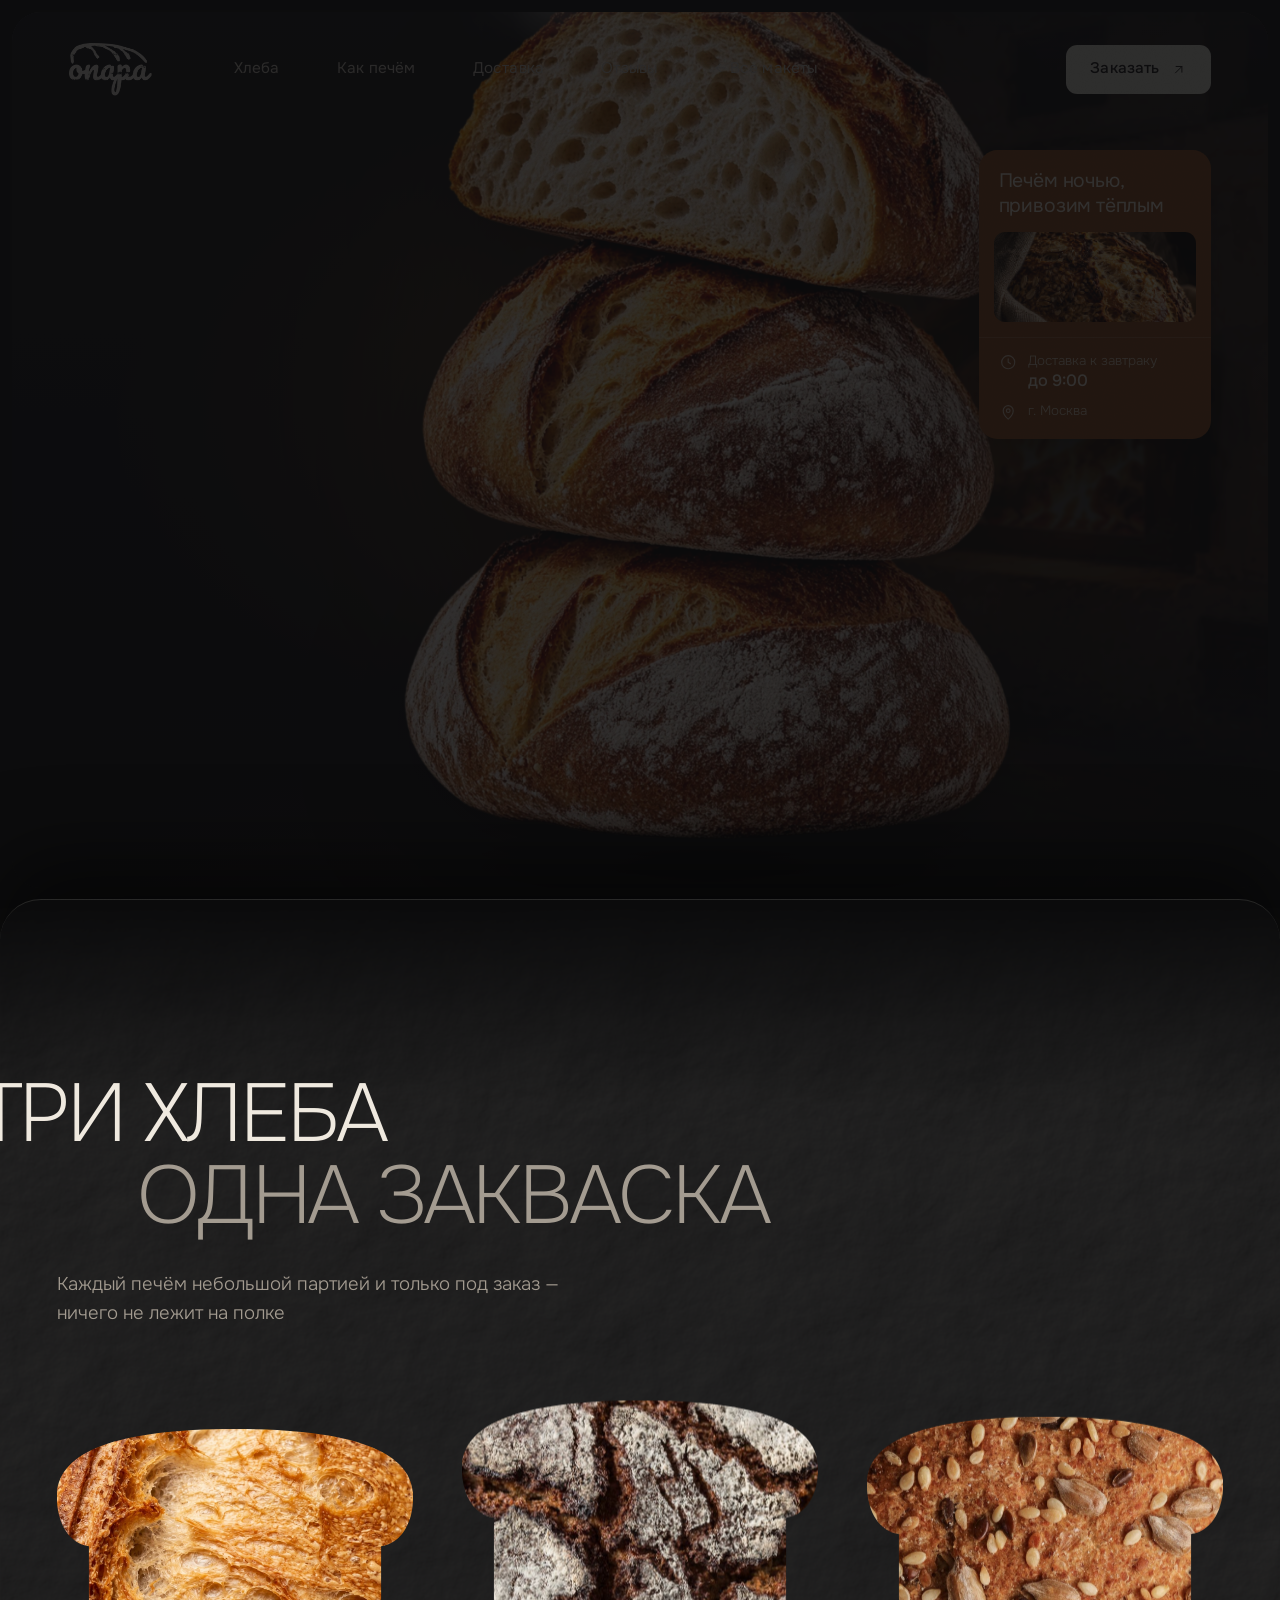
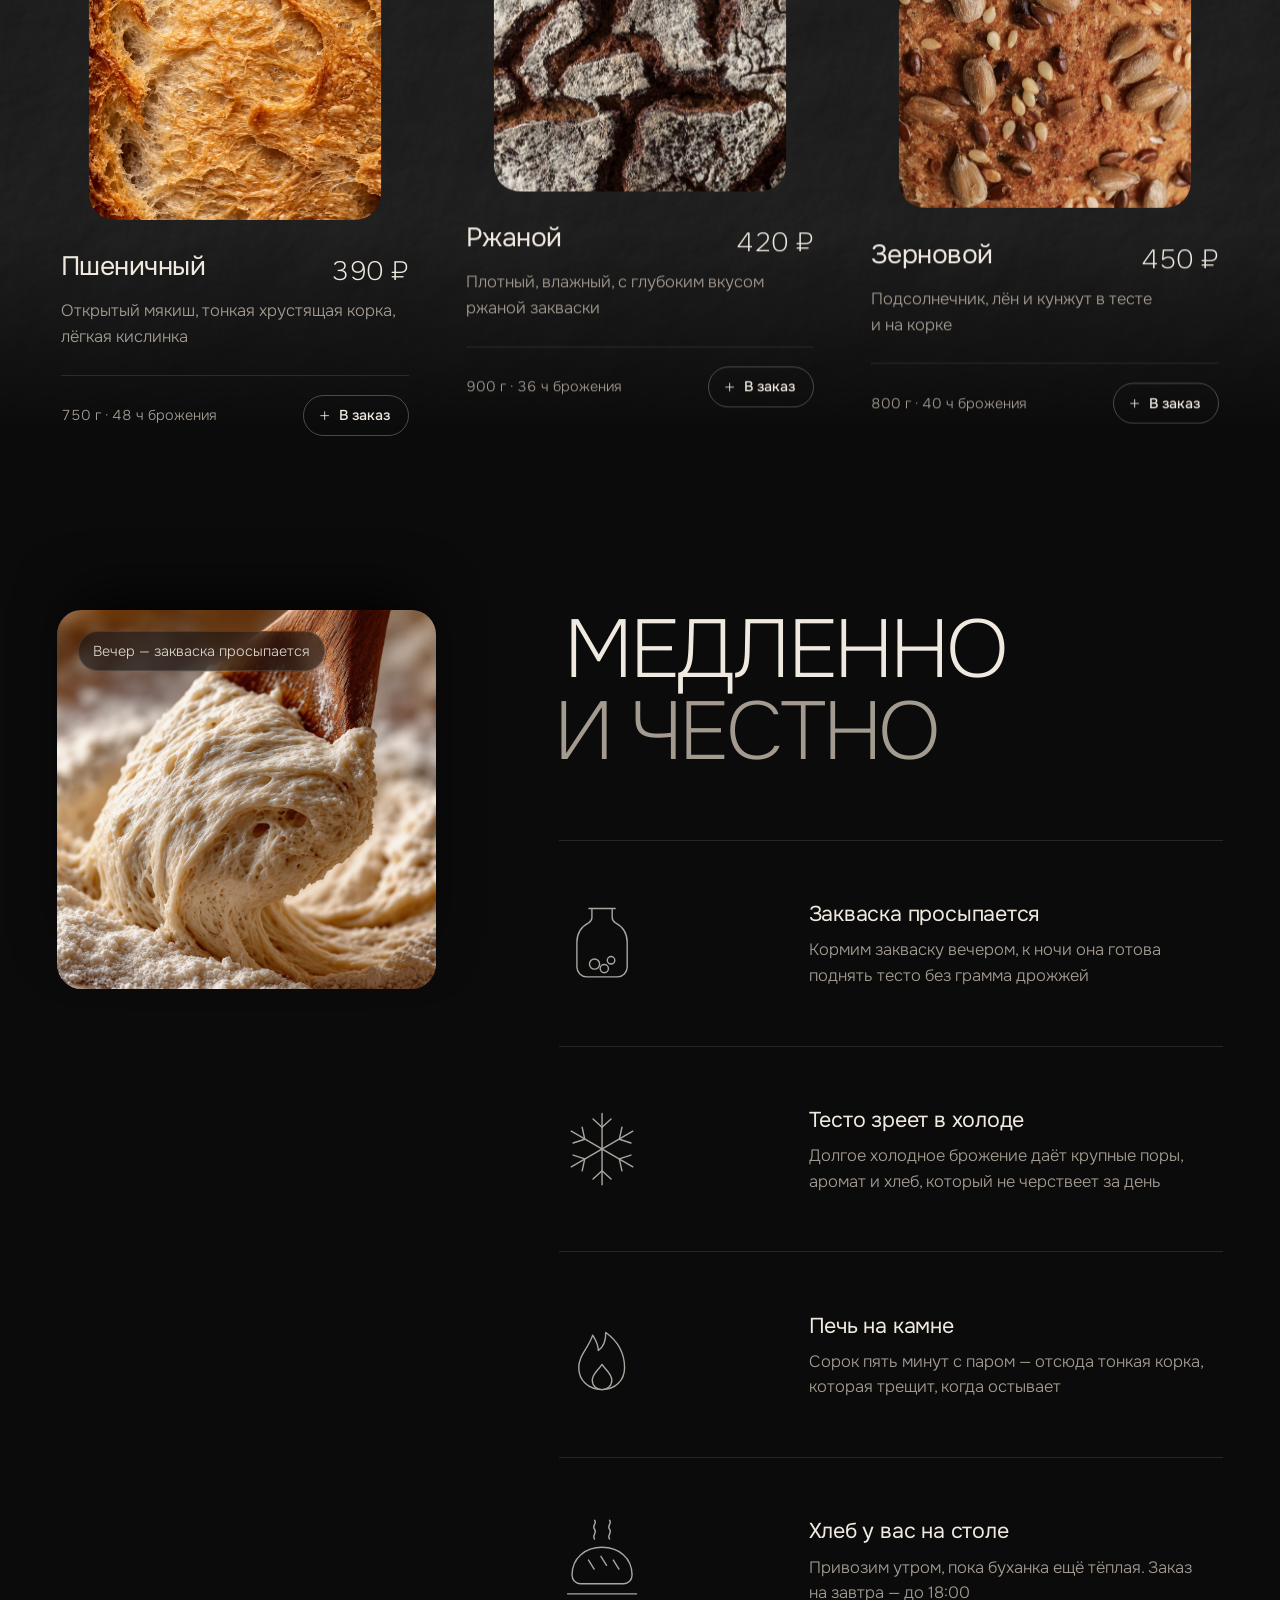
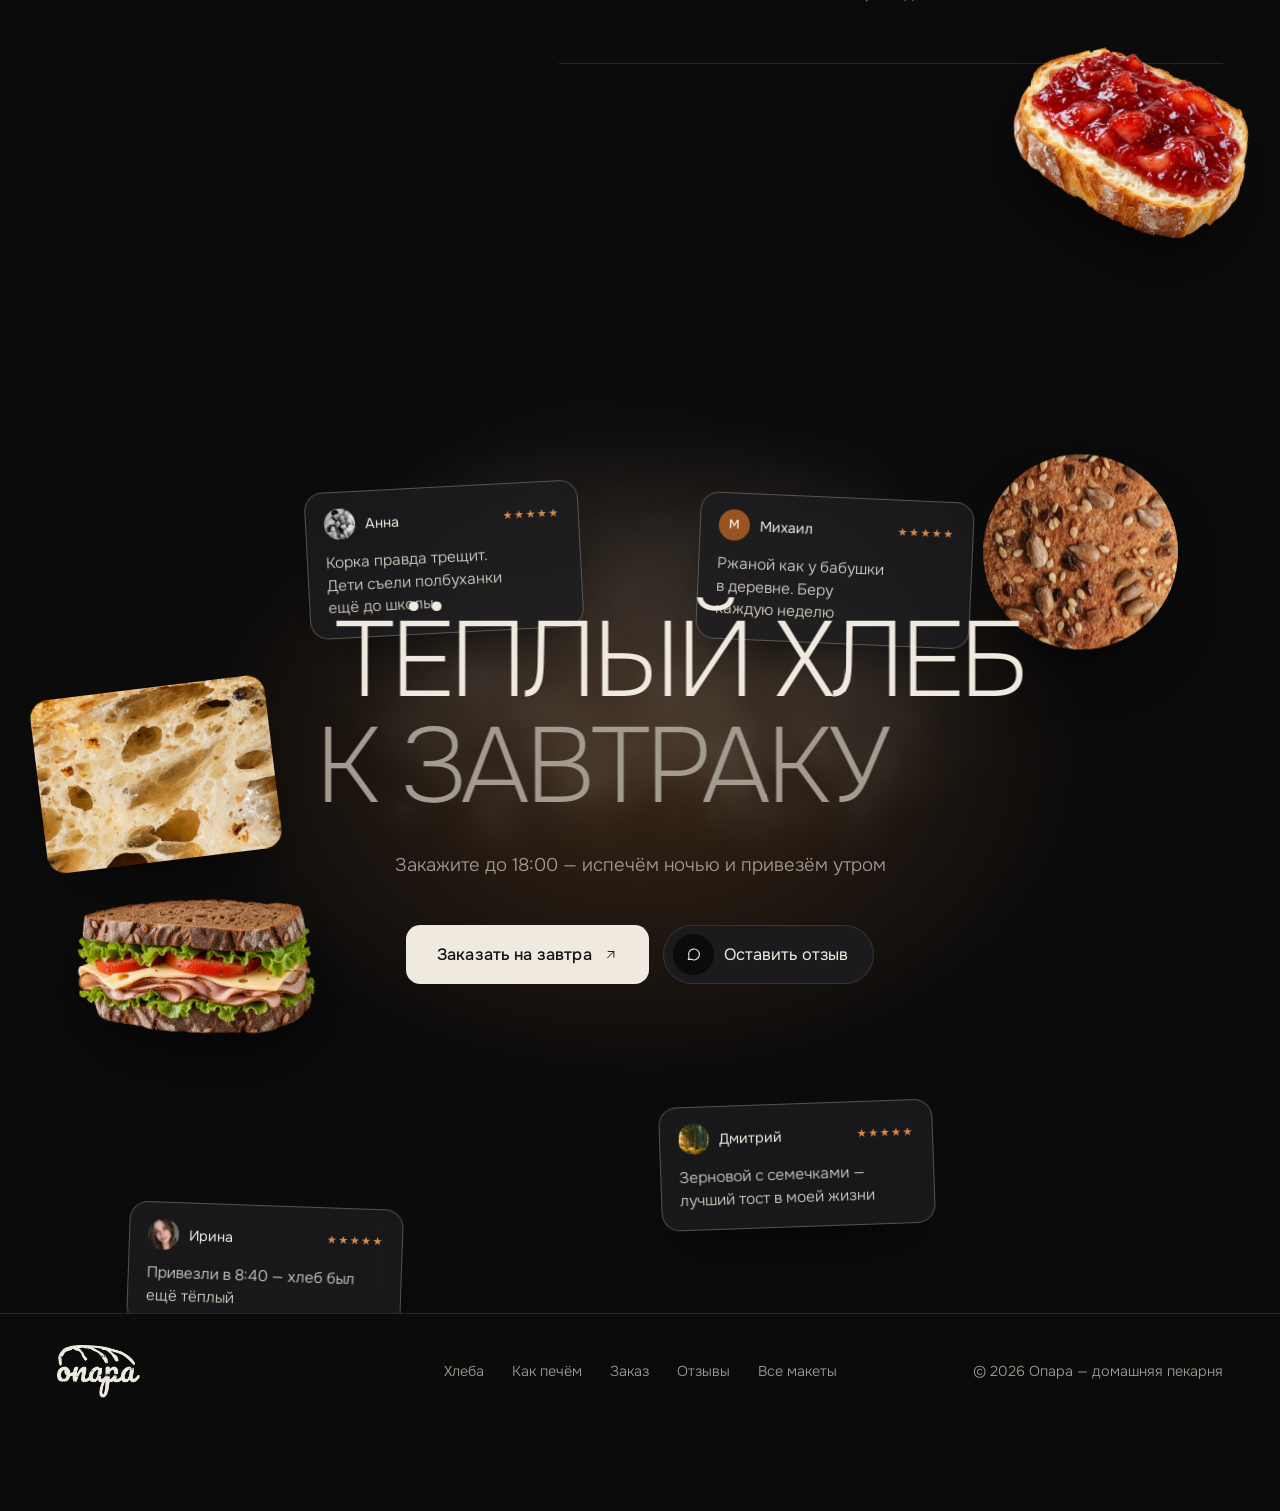
<file: three-landings/opara/index.html>
<!doctype html>
<html lang="ru">
<head>
<meta charset="utf-8">
<meta name="viewport" content="width=device-width, initial-scale=1">
<title>Опара — домашний хлеб</title>
<meta name="description" content="Домашний хлеб на живой закваске. Печём ночью — к завтраку он ещё тёплый.">
<link rel="preconnect" href="https://fonts.googleapis.com">
<link rel="preconnect" href="https://fonts.gstatic.com" crossorigin>
<link href="https://fonts.googleapis.com/css2?family=Onest:wght@200;300;400;500&display=swap" rel="stylesheet">
<link rel="preload" as="image" href="assets/bread-stack-2.webp">
<link rel="icon" type="image/png" sizes="192x192" href="assets/favicon.png">
<link rel="apple-touch-icon" href="assets/favicon.png">
<style>
:root{
  --ink-0:#0b0b0c;
  --ink-1:#131315;
  --ink-2:#1b1b1e;
  --ink-3:#26262a;
  --line:rgba(239,233,223,.12);
  --line-strong:rgba(239,233,223,.28);
  --flour:#efe9df;
  --flour-dim:#d8d1c6;
  --muted:#a39b90;
  --crust:#9a5422;
  --crust-hi:#b4682f;
  --crust-ink:#fff6ec;
  --glow:rgba(196,120,52,.24);
  /* one fluid unit: 1px of the design at ~1250px wide, grows with the screen */
  --u:min(clamp(.9px,.08vw,1.75px),.125vh);
  --radius:calc(var(--u)*28);
  --gutter:clamp(16px,calc(var(--u)*56),110px);
  --ease:cubic-bezier(.16,1,.3,1);
  --font:"Onest",ui-sans-serif,system-ui,sans-serif;
}
*,*::before,*::after{box-sizing:border-box}
html{background:var(--ink-0);color-scheme:dark;scrollbar-color:var(--ink-3) var(--ink-0)}
body{margin:0;background:var(--ink-0);color:var(--flour);font-family:var(--font);font-weight:300;font-size:16px;line-height:1.55;-webkit-font-smoothing:antialiased;text-rendering:optimizeLegibility;overflow-x:clip}
::selection{background:var(--crust);color:var(--crust-ink)}
::-webkit-scrollbar{width:10px}
::-webkit-scrollbar-track{background:var(--ink-0)}
::-webkit-scrollbar-thumb{background:var(--ink-3);border-radius:10px;border:2px solid var(--ink-0)}
:focus-visible{outline:2px solid var(--flour);outline-offset:3px;border-radius:999px}
a{color:inherit;text-decoration:none}
img{display:block;max-width:100%}
button{font:inherit;color:inherit;background:none;border:0;cursor:pointer}

/* film grain over everything */
body::after{content:"";position:fixed;inset:0;pointer-events:none;z-index:50;opacity:.07;mix-blend-mode:overlay;
  background-image:url("data:image/svg+xml,%3Csvg xmlns='http://www.w3.org/2000/svg' width='180' height='180'%3E%3Cfilter id='n'%3E%3CfeTurbulence type='fractalNoise' baseFrequency='.9' numOctaves='2' stitchTiles='stitch'/%3E%3CfeColorMatrix values='0 0 0 0 1 0 0 0 0 1 0 0 0 0 1 0 0 0 .9 0'/%3E%3C/filter%3E%3Crect width='100%25' height='100%25' filter='url(%23n)'/%3E%3C/svg%3E")}

/* ───────── HERO (pinned; the page slides over it) ───────── */
.hero-wrap{padding:12px;position:sticky;top:0;z-index:0}
.hero{
  --p:0;
  position:relative;isolation:isolate;overflow:hidden;
  height:max(calc(100svh - 24px),calc(var(--u)*760));
  border-radius:var(--radius);
  background:
    radial-gradient(60% 55% at 50% 46%, var(--glow), transparent 70%),
    radial-gradient(120% 80% at 50% 120%, #1d1a18 0%, transparent 60%),
    linear-gradient(180deg,#18181b 0%,#121214 55%,#0f0f11 100%);
  display:grid;grid-template-rows:auto minmax(0,1fr);
}
.hero::before{ /* the stove, far behind the bread: dim, soft, fading into the dark */
  content:"";position:absolute;top:0;right:0;bottom:0;width:62%;z-index:0;pointer-events:none;
  background:url("assets/stove.webp") 52% 50%/cover no-repeat;
  opacity:.4;filter:brightness(.62) saturate(.85) blur(1.5px);
  -webkit-mask:linear-gradient(90deg,transparent,#000 50%),linear-gradient(180deg,transparent,#000 22%,#000 70%,transparent);-webkit-mask-composite:source-in;
  mask:linear-gradient(90deg,transparent,#000 50%),linear-gradient(180deg,transparent,#000 22%,#000 70%,transparent);mask-composite:intersect;
  transform:translate3d(0,calc(var(--p)*-6vh),0) scale(1.04)}
.hero::after{ /* dims as the next section covers it */
  content:"";position:absolute;inset:0;z-index:20;pointer-events:none;background:var(--ink-0);opacity:calc(var(--p)*.85)}

/* nav */
.nav{display:flex;align-items:center;padding:calc(var(--u)*30) var(--gutter) 0;position:relative;z-index:8}
.nav__links{display:flex;align-items:center;gap:calc(var(--u)*56);margin-left:calc(var(--u)*80)}
.nav .btn{margin-left:auto}
.btn{position:relative}
.count{position:absolute;top:calc(var(--u)*-8);right:calc(var(--u)*-8);min-width:calc(var(--u)*22);height:calc(var(--u)*22);padding:0 calc(var(--u)*6);border-radius:999px;display:grid;place-items:center;background:var(--crust);color:var(--crust-ink);font-size:calc(var(--u)*12);font-weight:600;line-height:1;box-shadow:0 0 0 calc(var(--u)*3) var(--ink-1);transform:scale(0);transition:transform .35s var(--ease)}
.count.on{transform:scale(1)}
.motion .count.bump{animation:bump .4s var(--ease)}
@keyframes bump{50%{transform:scale(1.3)}}
.nav a.link{font-size:calc(var(--u)*15);font-weight:400;color:var(--flour-dim);letter-spacing:.01em;padding:6px 0;position:relative;transition:color .3s var(--ease)}
.nav a.link::after{content:"";position:absolute;left:0;right:0;bottom:0;height:1px;background:currentColor;transform:scaleX(0);transform-origin:left;transition:transform .5s var(--ease)}
.nav a.link:hover{color:var(--flour)}
.nav a.link:hover::after{transform:scaleX(1)}
.burger{width:calc(var(--u)*40);height:calc(var(--u)*40);display:none;place-content:center;gap:calc(var(--u)*8);margin-left:-6px}
.burger span{display:block;width:calc(var(--u)*26);height:1.5px;background:var(--flour);border-radius:2px;transition:width .4s var(--ease)}
.burger span:last-child{width:calc(var(--u)*16)}
.burger:hover span:last-child{width:calc(var(--u)*26)}
.logo{display:flex;align-items:center}
.logo{flex-shrink:0}
.logo img{display:block;height:calc(var(--u)*52);width:auto;max-width:none}
.btn{display:inline-flex;align-items:center;gap:calc(var(--u)*11);height:calc(var(--u)*48);padding:0 calc(var(--u)*24);border-radius:calc(var(--u)*11);background:var(--flour);color:var(--ink-1);font-size:calc(var(--u)*15);font-weight:500;letter-spacing:.01em;white-space:nowrap;transition:background .3s var(--ease),transform .3s var(--ease)}
.btn:hover{background:#fff}
.btn:active{transform:scale(.97)}
.btn svg{width:calc(var(--u)*15);height:calc(var(--u)*15);transition:transform .4s var(--ease)}
.btn:hover svg{transform:translate(2px,-2px)}

/* main row */
.main{display:grid;grid-template-columns:minmax(0,1.2fr) auto minmax(0,.8fr);grid-template-rows:auto minmax(0,1fr);grid-template-areas:"head stage side" "facts stage side";align-items:start;min-height:0;padding:0 var(--gutter);position:relative;z-index:2}
.headline{grid-area:head;align-self:start;margin:0;padding-top:calc(var(--u)*44);position:relative;z-index:3;
  transform:translate3d(0,calc(var(--p)*-34vh),0);filter:blur(calc(var(--p)*14px));opacity:calc(1 - var(--p)*1.6)}
.headline h1{margin:0;font-weight:200;text-transform:uppercase;font-size:calc(var(--u)*94);line-height:.94;letter-spacing:-.04em;color:var(--flour);white-space:nowrap}
.headline h1 span{display:block;width:max-content;overflow:hidden;padding:.2em 0 .04em;margin-top:-.2em}
.headline h1 span i{display:block;font-style:normal}
.headline h1 span:nth-child(2){padding-left:.3em}
.headline p{margin:calc(var(--u)*30) 0 0 .1em;max-width:32ch;color:var(--muted);font-size:calc(var(--u)*18);line-height:1.6}

/* product stage */
.stage{grid-area:stage;position:relative;--sh:clamp(calc(var(--u)*760),calc(100svh - 24px - calc(var(--u)*28)),calc(var(--u)*820));height:var(--sh);aspect-ratio:750/1125;margin:calc(var(--u)*20) calc(var(--u)*-30) calc(var(--sh)*-1);justify-self:center;z-index:2;
  transform:translate3d(0,calc(var(--p)*-12vh),0) scale(calc(1 + var(--p)*.14));transform-origin:50% 70%}
.stage__shadow{position:absolute;left:6%;right:4%;bottom:-3%;height:9%;border-radius:50%;background:radial-gradient(closest-side,rgba(0,0,0,.85),transparent);filter:blur(8px);z-index:0}
.stage__rim{position:absolute;inset:4% -10% 8%;z-index:-1;border-radius:50%;background:radial-gradient(closest-side,rgba(214,140,70,.22),transparent);filter:blur(40px)}
/* the shadow lives on the wrapper so the image mask can never clip it into a box */
.stage__bread{position:relative;z-index:1;width:100%;height:100%;filter:drop-shadow(0 calc(var(--u)*30) calc(var(--u)*40) rgba(0,0,0,.5))}
.stage__img{width:100%;height:100%;object-fit:contain;
  filter:contrast(1.04) saturate(1.04)}
/* oversized canvas with feathered edges: puffs pushed by the cursor never hit a visible boundary */
.steam{position:absolute;z-index:3;pointer-events:none;left:-95%;width:290%;top:-95%;height:160%;
  -webkit-mask:linear-gradient(90deg,transparent,#000 22%,#000 78%,transparent),linear-gradient(180deg,transparent,#000 18%,#000 70%,transparent);-webkit-mask-composite:source-in;
  mask:linear-gradient(90deg,transparent,#000 22%,#000 78%,transparent),linear-gradient(180deg,transparent,#000 18%,#000 70%,transparent);mask-composite:intersect}

/* callouts */
.callouts{position:absolute;inset:0;z-index:4;pointer-events:none;opacity:calc(1 - var(--p)*3)}
.co{position:absolute;inset:0}
.hero.scrolled .callouts{visibility:hidden}
.co1{--x:46;--y:21;--tx:72;--ty:3;--d:1.5s}
.co2{--x:78;--y:53;--tx:100;--ty:42;--d:1.7s}
.co3{--x:12;--y:52;--tx:0;--ty:57;--d:1.9s;--sx:16px}
.leader{position:absolute;left:0;top:0;width:0;height:1px;transform-origin:0 50%}
.leader i{display:block;height:100%;background:rgba(239,233,223,.45);transform-origin:0 50%}
.co .dot{left:calc(var(--x)*1%);top:calc(var(--y)*1%)}
.co .tag{left:calc(var(--tx)*1%);top:calc(var(--ty)*1%)}
.dot{position:absolute;width:calc(var(--u)*26);height:calc(var(--u)*26);transform:translate(-50%,-50%);border-radius:50%;border:1px solid rgba(239,233,223,.55);background:rgba(20,20,22,.35);backdrop-filter:blur(3px);display:grid;place-items:center}
.dot::after{content:"";width:calc(var(--u)*7);height:calc(var(--u)*7);border-radius:50%;background:var(--flour);box-shadow:0 0 0 calc(var(--u)*4) rgba(239,233,223,.12)}
.tag{position:absolute;display:inline-flex;align-items:center;gap:calc(var(--u)*9);white-space:nowrap;font-size:calc(var(--u)*14);font-weight:400;color:var(--flour-dim);padding:calc(var(--u)*8) calc(var(--u)*12) calc(var(--u)*8) calc(var(--u)*15);border-radius:999px;border:1px solid var(--line-strong);background:rgba(16,16,18,.55);backdrop-filter:blur(8px);transform:translateY(-50%);pointer-events:auto;cursor:pointer;
  transition:background .4s var(--ease),color .4s var(--ease),border-color .4s var(--ease)}
.tag svg{width:calc(var(--u)*11);height:calc(var(--u)*11);opacity:.7;transition:transform .5s var(--ease),opacity .3s}
.tag--l{transform:translate(-100%,-50%)}
.dot{transition:scale .5s var(--ease)}
.leader i{transition:background .4s var(--ease)}

/* callout panels: unfold from the label on hover / focus / tap */
.stage:has(.co:hover,.co.open,.co:focus-within){z-index:6}
.co:hover .tag,.co.open .tag,.co:focus-within .tag{background:var(--flour);color:var(--ink-1);border-color:var(--flour)}
.co:hover .tag svg,.co.open .tag svg,.co:focus-within .tag svg{transform:rotate(45deg);opacity:1}
.co:hover .dot,.co.open .dot,.co:focus-within .dot{scale:1.3}
.co:hover .leader i,.co.open .leader i,.co:focus-within .leader i{background:var(--flour)}
.panel{--gap:calc(var(--u)*24);position:absolute;z-index:2;width:calc(var(--u)*210);left:calc(var(--tx)*1%);top:calc(var(--ty)*1% + var(--gap));
  border-radius:calc(var(--u)*18);overflow:hidden;background:rgba(22,22,24,.94);backdrop-filter:blur(16px);-webkit-backdrop-filter:blur(16px);border:1px solid var(--line-strong);box-shadow:0 30px 60px -20px rgba(0,0,0,.75);
  opacity:0;clip-path:inset(0 0 100% 0 round calc(var(--u)*18));pointer-events:none;
  transition:clip-path .7s var(--ease),opacity .35s var(--ease)}
.panel--up{left:auto;top:auto;right:calc((100 - var(--tx))*1%);bottom:calc((100 - var(--ty))*1% + var(--gap));clip-path:inset(100% 0 0 0 round calc(var(--u)*18))}
.panel::before{content:"";position:absolute;left:0;right:0;top:calc(var(--gap)*-1);height:var(--gap)} /* hover bridge to the label */
.panel--up::before{top:auto;bottom:calc(var(--gap)*-1)}
.panel figure{margin:0;height:calc(var(--u)*176);overflow:hidden}
.panel figure img{width:100%;height:100%;object-fit:cover;transform:scale(1.18);transition:transform 1.4s var(--ease)}
.panel__txt{padding:calc(var(--u)*11) calc(var(--u)*14) calc(var(--u)*13)}
.panel__txt>*{opacity:0;translate:0 8px;transition:opacity .5s var(--ease),translate .6s var(--ease)}
.panel p{margin:0;font-size:calc(var(--u)*14);line-height:1.4;color:var(--flour-dim);white-space:normal}
.co:hover .panel,.co.open .panel,.co:focus-within .panel{opacity:1;clip-path:inset(0 round calc(var(--u)*18));pointer-events:auto}
.co:hover .panel img,.co.open .panel img,.co:focus-within .panel img{transform:scale(1)}
.co:hover .panel__txt>*,.co.open .panel__txt>*,.co:focus-within .panel__txt>*{opacity:1;translate:0 0}

/* right column */
.side{grid-area:side;position:relative;align-self:stretch;justify-self:end;display:flex;flex-direction:column;justify-content:space-between;align-items:flex-end;padding:calc(var(--u)*20) 0 calc(var(--u)*34);z-index:3;
  transform:translate3d(0,calc(var(--p)*-46vh),0)}

.ring{position:relative;width:calc(var(--u)*120);height:calc(var(--u)*120);border-radius:50%;display:grid;place-items:center;
  transform:rotate(calc(var(--p)*220deg))}
.ring::before{content:"";position:absolute;inset:0;border-radius:50%;
  background:repeating-conic-gradient(rgba(239,233,223,.55) 0 1.2deg,transparent 1.2deg 6deg);
  -webkit-mask:radial-gradient(closest-side,transparent 82%,#000 83%,#000 100%);mask:radial-gradient(closest-side,transparent 82%,#000 83%,#000 100%);
  transition:transform 1.4s var(--ease)}
.ring::after{content:"";position:absolute;inset:calc(var(--u)*18);border-radius:50%;border:1px solid var(--line-strong);transition:background .4s var(--ease),border-color .4s var(--ease)}
.ring svg{width:calc(var(--u)*26);height:calc(var(--u)*26);position:relative;z-index:1;transform:rotate(90deg);transition:transform .5s var(--ease)}
.ring:hover::before{transform:rotate(60deg)}
.ring:hover::after{background:var(--flour);border-color:var(--flour)}
.ring:hover svg{transform:rotate(90deg) translate(calc(var(--u)*3),calc(var(--u)*-3));color:var(--ink-1)}

.night{width:calc(var(--u)*226);border-radius:calc(var(--u)*18);background:var(--crust);color:var(--crust-ink);overflow:hidden;box-shadow:0 24px 50px -20px rgba(0,0,0,.6)}
.night h2{margin:0;padding:calc(var(--u)*19) calc(var(--u)*19) calc(var(--u)*14);font-size:calc(var(--u)*19);font-weight:400;line-height:1.25;letter-spacing:-.01em}
.night figure{margin:0 calc(var(--u)*14);height:calc(var(--u)*88);border-radius:calc(var(--u)*11);overflow:hidden}
.night figure img{width:100%;height:100%;object-fit:cover;transform:scale(1.02);transition:transform 1.2s var(--ease)}
.night:hover figure img{transform:scale(1.08)}
.night footer{display:grid;align-content:start;gap:calc(var(--u)*10);margin-top:calc(var(--u)*14);padding:calc(var(--u)*14) calc(var(--u)*19) calc(var(--u)*17);border-top:1px solid rgba(255,246,236,.2);font-size:calc(var(--u)*13);line-height:1.35;color:rgba(255,246,236,.82)}
.night footer p{display:flex;gap:calc(var(--u)*11);align-items:flex-start;margin:0}
.night footer b{display:block;font-weight:500;font-size:calc(var(--u)*16);color:var(--crust-ink)}
.night footer svg{flex:none;width:calc(var(--u)*18);height:calc(var(--u)*18);margin-top:1px}

/* bottom bar */
.facts{grid-area:facts;align-self:end;justify-self:start;display:grid;grid-template-columns:calc(var(--u)*180) calc(var(--u)*196);gap:calc(var(--u)*12);margin-bottom:calc(var(--u)*34);position:relative;z-index:3;transform:translate3d(0,calc(var(--p)*-26vh),0);opacity:calc(1 - var(--p)*1.4)}
.slow{height:calc(var(--u)*178);background:var(--crust);color:var(--crust-ink);border-radius:calc(var(--u)*20);padding:calc(var(--u)*16) calc(var(--u)*18) calc(var(--u)*18);display:flex;flex-direction:column;justify-content:space-between}
.slow__top{display:flex;justify-content:space-between;align-items:flex-start;font-size:calc(var(--u)*12);line-height:1.3;color:rgba(255,246,236,.82)}
.slow__thumb{width:calc(var(--u)*54);height:calc(var(--u)*54);border-radius:50%;overflow:hidden;box-shadow:0 0 0 1px rgba(255,246,236,.35),0 0 0 calc(var(--u)*6) rgba(255,246,236,.08)}
.slow__thumb img{width:100%;height:100%;object-fit:cover}
.slow__num{font-weight:200;font-size:calc(var(--u)*46);line-height:1;letter-spacing:-.04em}
.slow__num small{font-size:calc(var(--u)*15);font-weight:400;letter-spacing:0;margin-left:6px}
.slow__cap{font-size:calc(var(--u)*13);color:rgba(255,246,236,.9);margin-top:4px}
.about{height:calc(var(--u)*178);background:var(--flour);color:var(--ink-1);border-radius:calc(var(--u)*20);display:flex;flex-direction:column;align-items:flex-start;justify-content:space-between;padding:calc(var(--u)*16) calc(var(--u)*18)}
.about a{display:inline-flex;align-items:center;gap:6px;font-size:calc(var(--u)*12);font-weight:500;color:#3b3631;padding:2px 0}
.about a svg{width:calc(var(--u)*12);height:calc(var(--u)*12)}
.about p{margin:0;font-size:calc(var(--u)*15);font-weight:400;line-height:1.3;letter-spacing:-.01em;text-wrap:balance}
.rating{display:flex;align-items:center;gap:calc(var(--u)*10)}
.faces{display:flex}
.faces span{width:calc(var(--u)*28);height:calc(var(--u)*28);border-radius:50%;display:grid;place-items:center;font-size:calc(var(--u)*11);font-weight:500;border:2px solid var(--flour)}
.faces span:nth-child(1){background:#d9c3a5;color:#3d2c19}
.faces span:nth-child(2){background:#7a4a28;color:#fff3e6;margin-left:calc(var(--u)*-8)}
.faces span:nth-child(3){background:#33302c;color:var(--flour);margin-left:calc(var(--u)*-8);overflow:hidden}
.faces img{width:100%;height:100%;object-fit:cover}
.score{display:flex;align-items:flex-start;gap:calc(var(--u)*4)}
.score b{font-weight:300;font-size:calc(var(--u)*30);line-height:1;letter-spacing:-.04em}
.score svg{width:calc(var(--u)*11);height:calc(var(--u)*11);color:var(--crust);margin-top:3px}

/* entrance — once, on load */
@media (prefers-reduced-motion:no-preference){
  .headline h1 span i{animation:rise 1.3s var(--ease) both}
  .headline h1 span:nth-child(2) i{animation-delay:.08s}
  .headline h1 span:nth-child(3) i{animation-delay:.16s}
  .headline p{animation:fade 1.2s .5s var(--ease) both}
  .stage__img{animation:bake 1.8s .1s var(--ease) both}
  /* callouts arrive after the loaf has landed: dot, then the line draws out, then the label */
  .co .dot{animation:pop .5s var(--d) var(--ease) both}
  .co .leader i{animation:grow .5s calc(var(--d) + .15s) var(--ease) both}
  .co .tag{animation:tagIn .6s calc(var(--d) + .4s) var(--ease) both}
  .side>*,.facts>*{animation:fade 1.2s .7s var(--ease) both}
}
@keyframes rise{from{transform:translateY(105%)}to{transform:none}}
@keyframes fade{from{opacity:0}to{opacity:1}}
@keyframes pop{from{opacity:0;transform:translate(-50%,-50%) scale(.3)}to{opacity:1;transform:translate(-50%,-50%) scale(1)}}
@keyframes grow{from{transform:scaleX(0)}to{transform:scaleX(1)}}
@keyframes tagIn{from{opacity:0;filter:blur(6px);translate:var(--sx,-16px) 0}to{opacity:1;filter:none;translate:0 0}}
@keyframes bake{from{opacity:0;transform:translateY(30px) scale(.98);filter:blur(14px) contrast(1.04) saturate(1.04)}to{opacity:1;transform:none;filter:contrast(1.04) saturate(1.04)}}

/* ───────── PAGE (slides over the pinned hero) ───────── */
.page{position:relative;z-index:2;background:var(--ink-0);border-radius:calc(var(--u)*40) calc(var(--u)*40) 0 0;border-top:1px solid var(--line);box-shadow:0 -40px 80px rgba(0,0,0,.55);margin-top:-1px}
.section{padding:clamp(96px,calc(var(--u)*170),260px) var(--gutter) 0;max-width:calc(var(--u)*1600);margin:0 auto}
.h2{margin:0;font-weight:200;font-size:clamp(2.4rem,calc(var(--u)*80),9rem);line-height:1;letter-spacing:-.04em;text-transform:uppercase}
.h2 span{display:block;color:var(--muted)}
.h2 [data-drift]{will-change:transform;transform:translate3d(var(--dx,0),0,0)}
.lead{color:var(--muted);max-width:42ch;margin:0;font-size:calc(var(--u)*18)}
.head-row{display:flex;justify-content:space-between;align-items:flex-end;gap:32px;flex-wrap:wrap;margin-bottom:calc(var(--u)*100)}

[data-speed]{will-change:transform;transform:translate3d(0,var(--ty,0),0) rotate(var(--r,0deg))}

/* breads block: faint stone surface under the cards */
#breads{position:relative;isolation:isolate}
#breads::before{content:"";position:absolute;inset:0 calc(50% - 50vw);z-index:-1;pointer-events:none;opacity:.2;
  background:url("data:image/svg+xml,%3Csvg xmlns=%27http://www.w3.org/2000/svg%27 width=%27640%27 height=%27640%27%3E%3Cfilter id=%27s%27 x=%270%27 y=%270%27 width=%27100%25%27 height=%27100%25%27%3E%3CfeTurbulence type=%27fractalNoise%27 baseFrequency=%27.008%27 numOctaves=%278%27 seed=%2711%27 stitchTiles=%27stitch%27/%3E%3CfeDiffuseLighting surfaceScale=%272.4%27 lighting-color=%27%23fff%27%3E%3CfeDistantLight azimuth=%27225%27 elevation=%2758%27/%3E%3C/feDiffuseLighting%3E%3CfeColorMatrix type=%27luminanceToAlpha%27 result=%27l%27/%3E%3CfeComponentTransfer in=%27l%27 result=%27hi%27%3E%3CfeFuncA type=%27linear%27 slope=%272%27 intercept=%27-1.25%27/%3E%3C/feComponentTransfer%3E%3CfeFlood flood-color=%27%23efe9df%27/%3E%3CfeComposite in2=%27hi%27 operator=%27in%27 result=%27light%27/%3E%3CfeComponentTransfer in=%27l%27 result=%27lo%27%3E%3CfeFuncA type=%27linear%27 slope=%27-2%27 intercept=%27.85%27/%3E%3C/feComponentTransfer%3E%3CfeFlood flood-color=%27%23000%27/%3E%3CfeComposite in2=%27lo%27 operator=%27in%27 result=%27dark%27/%3E%3CfeMerge%3E%3CfeMergeNode in=%27dark%27/%3E%3CfeMergeNode in=%27light%27/%3E%3C/feMerge%3E%3C/filter%3E%3Crect width=%27100%25%27 height=%27100%25%27 filter=%27url(%23s)%27/%3E%3C/svg%3E") 0 0/640px 640px;
  -webkit-mask:linear-gradient(transparent,#000 18%,#000 82%,transparent);mask:linear-gradient(transparent,#000 18%,#000 82%,transparent)}
.breads{display:grid;grid-template-columns:repeat(3,1fr);gap:clamp(20px,calc(var(--u)*48),90px)}
.bread{display:flex;flex-direction:column}
.slice{position:relative;aspect-ratio:100/110;background:var(--ink-2);overflow:hidden;
  -webkit-mask:url("data:image/svg+xml,%3Csvg xmlns='http://www.w3.org/2000/svg' viewBox='0 0 100 110' preserveAspectRatio='none'%3E%3Cpath d='M9 33C3 32 0 26 0 19 0 7 15 0 50 0s50 7 50 19c0 7-3 13-9 14v69c0 5-3 8-8 8H17c-5 0-8-3-8-8z'/%3E%3C/svg%3E") center/100% 100% no-repeat;
          mask:url("data:image/svg+xml,%3Csvg xmlns='http://www.w3.org/2000/svg' viewBox='0 0 100 110' preserveAspectRatio='none'%3E%3Cpath d='M9 33C3 32 0 26 0 19 0 7 15 0 50 0s50 7 50 19c0 7-3 13-9 14v69c0 5-3 8-8 8H17c-5 0-8-3-8-8z'/%3E%3C/svg%3E") center/100% 100% no-repeat}
[data-inner]{position:absolute;left:0;width:100%;top:-8%;height:116%;object-fit:cover;will-change:transform;transform:translate3d(0,var(--iy,0),0) scale(var(--is,1));transition:scale 1.6s var(--ease)}
.bread:hover [data-inner]{scale:1.06}
.bread__meta{display:grid;grid-template-columns:1fr auto;gap:6px 16px;padding:calc(var(--u)*30) 4px 0}
.bread h3{margin:0;font-weight:400;font-size:calc(var(--u)*26);letter-spacing:-.02em;line-height:1.2}
.bread p{margin:0;grid-column:1/-1;color:var(--muted);font-size:calc(var(--u)*16);max-width:34ch}
.bread__price{font-size:calc(var(--u)*26);font-weight:200;letter-spacing:-.02em;font-variant-numeric:tabular-nums}
.bread__foot{grid-column:1/-1;display:flex;justify-content:space-between;align-items:center;margin-top:calc(var(--u)*20);padding-top:calc(var(--u)*18);border-top:1px solid var(--line);font-size:calc(var(--u)*14);color:var(--muted);font-variant-numeric:tabular-nums}
.add{display:inline-flex;align-items:center;gap:8px;height:calc(var(--u)*40);padding:0 calc(var(--u)*17) 0 calc(var(--u)*14);border-radius:999px;border:1px solid var(--line-strong);font-size:calc(var(--u)*14);font-weight:500;color:var(--flour);transition:background .3s var(--ease),color .3s var(--ease),border-color .3s var(--ease)}
.add svg{width:calc(var(--u)*13);height:calc(var(--u)*13);transition:transform .4s var(--ease)}
.add:hover{background:var(--flour);color:var(--ink-1);border-color:var(--flour)}
.add:hover svg{transform:rotate(90deg)}
.add[aria-pressed="true"]{background:var(--crust);border-color:var(--crust);color:var(--crust-ink)}
.order{display:flex;align-items:center;gap:calc(var(--u)*10)}
.add{white-space:nowrap}
.qty{display:flex;align-items:center;height:calc(var(--u)*40);border-radius:999px;background:var(--crust);color:var(--crust-ink);font-size:calc(var(--u)*14);font-weight:600;white-space:nowrap;font-variant-numeric:tabular-nums}
.qty:not(.on),.qty.on+.add{display:none}
.qty button{width:calc(var(--u)*38);height:100%;display:grid;place-items:center;font-size:calc(var(--u)*18);color:var(--crust-ink);opacity:.7;transition:opacity .2s}
.qty button:hover{opacity:1}
.qty output{min-width:4.2ch;text-align:center}
.motion .qty.on{animation:qtyIn .4s var(--ease)}
@keyframes qtyIn{from{opacity:0;transform:scale(.9)}}

.process{display:grid;grid-template-columns:minmax(0,4fr) minmax(0,7fr);gap:clamp(40px,calc(var(--u)*120),200px);align-items:stretch}
/* sticky card stack: one card per step, each next one slides in over the previous */
.stack{--stack-h:min(74vh,calc(var(--u)*720));position:sticky;top:calc((100vh - var(--stack-h))/2 + calc(var(--u)*30));height:var(--stack-h);align-self:start}
/* square cards in a cascade: each next one covers 60% of the previous; the group slides up to keep the newest in view */
.stack__card{--S:min(100%,calc(var(--stack-h)*.82));position:absolute;top:0;left:calc(50% - var(--S)/2);width:var(--S);aspect-ratio:1;margin:0;border-radius:calc(var(--u)*24);overflow:hidden;background:var(--ink-2);box-shadow:0 -30px 60px -20px rgba(0,0,0,.9);transform-origin:50% 0;
  transform:translateY(calc(var(--i,0)*var(--step,0px) + var(--shift,0px))) scale(calc(1 - var(--depth,0)*.03));filter:brightness(calc(1 - var(--depth,0)*.2))}
.stack__card:not(.on){translate:0 60%;rotate:3deg;opacity:0}
.motion .stack__card{transition:transform 1.8s var(--ease),translate 1.8s var(--ease),rotate 1.8s var(--ease),opacity 1.1s var(--ease),filter 1.8s var(--ease)}
.stack__card img{position:absolute;inset:0;width:100%;height:100%;object-fit:cover}
.stack__card:first-child img{object-position:50% 60%}
.stack__card figcaption{position:absolute;z-index:1;left:calc(var(--u)*20);top:calc(var(--u)*20);font-size:calc(var(--u)*14);color:var(--flour-dim);padding:calc(var(--u)*8) calc(var(--u)*14);border-radius:999px;background:rgba(14,14,16,.55);backdrop-filter:blur(8px);border:1px solid var(--line)}
.process__pin{display:contents}   /* mobile: the pinned screen holding title + gallery */
.stack__desc{display:none}
.steps{list-style:none;margin:calc(var(--u)*64) 0 0;padding:0;border-top:1px solid var(--line)}
.steps li{display:grid;grid-template-columns:minmax(120px,calc(var(--u)*220)) 1fr;gap:24px;padding:calc(var(--u)*56) 0;border-bottom:1px solid var(--line)}
/* icon as tall as the title + text next to it */
.steps .ico{align-self:stretch;position:relative;color:var(--flour);opacity:.7}   /* takes no height of its own: the text sets the row */
.steps .ico svg{position:absolute;left:-.12em;top:0;height:100%;width:auto;aspect-ratio:1;overflow:visible}
/* living icons: starter bubbles rise and pop, the flake turns, the flame flickers, steam drifts over the loaf */
.motion .ico .bub{transform-box:fill-box;transform-origin:center;animation:bubble 2.6s ease-in infinite}
.motion .ico .bub:nth-of-type(2){animation-delay:.9s;animation-duration:2.2s}
.motion .ico .bub:nth-of-type(3){animation-delay:1.6s;animation-duration:2.9s}
@keyframes bubble{0%{transform:translateY(0) scale(.6);opacity:0}15%{opacity:1}70%{transform:translateY(-7.2px) scale(1);opacity:1}82%{transform:translateY(-7.8px) scale(1.7);opacity:.6}90%,100%{transform:translateY(-8px) scale(2.1);opacity:0}}
.motion .ico .flake{transform-box:view-box;transform-origin:12px 12px;animation:spin 16s linear infinite}
@keyframes spin{to{transform:rotate(360deg)}}
.motion .ico .fl-out{transform-box:fill-box;transform-origin:50% 100%;animation:flicker 1.6s ease-in-out infinite}
.motion .ico .fl-in{transform-box:fill-box;transform-origin:50% 100%;animation:flicker 1.1s ease-in-out -.4s infinite reverse}
@keyframes flicker{0%,100%{transform:scale(1,1) skewX(0)}25%{transform:scale(.96,1.07) skewX(-3deg)}50%{transform:scale(1.03,.95) skewX(2deg)}75%{transform:scale(.98,1.04) skewX(-1.5deg)}}
.motion .ico .wisp{transform-box:fill-box;transform-origin:50% 100%;animation:wisp 2.8s ease-in-out infinite}
.motion .ico .wisp:nth-of-type(4){animation-delay:-1.4s}
@keyframes wisp{0%{transform:translateY(1.5px) scaleY(.7);opacity:0}30%{opacity:1}70%{transform:translateY(-1.2px) scaleY(1.05) skewX(-6deg);opacity:.8}100%{transform:translateY(-2.6px) scaleY(1.15) skewX(4deg);opacity:0}}
.steps h3{margin:0 0 6px;font-weight:400;font-size:calc(var(--u)*21);letter-spacing:-.01em}
.steps p{margin:0;color:var(--muted);font-size:calc(var(--u)*16);max-width:44ch}

/* scroll reveal — content is visible without JS; with motion it sharpens into place */
.motion [data-reveal]{opacity:.12;filter:blur(8px);transform:translateY(28px);transition:opacity 1.1s var(--ease),filter 1.1s var(--ease),transform 1.1s var(--ease)}
.motion [data-reveal].in{opacity:1;filter:none;transform:none}

.close{margin-top:clamp(80px,calc(var(--u)*180),280px);position:relative;text-align:center;min-height:calc(var(--u)*1040);display:flex;flex-direction:column;justify-content:center;align-items:center;padding-bottom:clamp(80px,calc(var(--u)*140),220px)}
/* warm haze + steam behind the closing headline, same recipe as the hero */
.close::before{content:"";position:absolute;left:50%;top:48%;width:min(100%,calc(var(--u)*1300));height:calc(var(--u)*900);transform:translate(-50%,-50%);z-index:0;pointer-events:none;background:radial-gradient(50% 50% at 50% 50%,var(--glow),transparent 72%)}
.close__steam{position:absolute;left:0;width:100%;top:-6%;height:96%;z-index:0;pointer-events:none;opacity:.4;
  -webkit-mask:radial-gradient(48% 50% at 50% 55%,#000 45%,transparent 100%);mask:radial-gradient(48% 50% at 50% 55%,#000 45%,transparent 100%)}
.close .h2{font-size:clamp(2.6rem,calc(var(--u)*104),11rem);position:relative;z-index:2}
.close .lead{margin:calc(var(--u)*30) 0 calc(var(--u)*44);width:100%;position:relative;z-index:2;text-wrap:balance}
.close__actions{display:flex;justify-content:center;align-items:center;gap:14px;flex-wrap:wrap;position:relative;z-index:2}
.btn--lg{height:calc(var(--u)*58);padding:0 calc(var(--u)*30);border-radius:calc(var(--u)*14);font-size:calc(var(--u)*16)}
.pill{display:inline-flex;align-items:center;gap:10px;height:calc(var(--u)*58);padding:0 calc(var(--u)*24) 0 calc(var(--u)*9);border-radius:999px;background:var(--ink-2);border:1px solid var(--line);font-size:calc(var(--u)*16);font-weight:400;transition:border-color .3s var(--ease)}
.pill:hover{border-color:var(--line-strong)}
.pill i{width:calc(var(--u)*40);height:calc(var(--u)*40);border-radius:50%;background:var(--ink-0);display:grid;place-items:center}
.pill svg{width:calc(var(--u)*17);height:calc(var(--u)*17)}

/* floating cards around the closing headline */
.float{position:absolute;z-index:1;border-radius:calc(var(--u)*18);overflow:hidden;box-shadow:0 30px 60px -24px rgba(0,0,0,.7)}
.float img{width:100%;height:100%;object-fit:cover}
.f1{width:calc(var(--u)*230);height:calc(var(--u)*170);left:3%;top:12%;--r:-7deg}
/* cut-out sandwiches: no frame, just a soft shadow under them */
.cut{position:absolute;z-index:1;pointer-events:none}
.cut img{display:block;width:100%;height:auto;filter:drop-shadow(0 28px 30px rgba(0,0,0,.6))}
.c1{width:calc(var(--u)*230);right:2.5%;top:6%;--r:9deg}
.c2{width:calc(var(--u)*230);left:6%;top:42%;--r:-7deg}
.f4{width:calc(var(--u)*190);height:calc(var(--u)*190);border-radius:50%;right:8%;bottom:21%;--r:0deg}
/* reviews pop up around the closing headline */
.review{position:absolute;z-index:1;margin:0;width:calc(var(--u)*268)}
.review__card{padding:calc(var(--u)*16) calc(var(--u)*18) calc(var(--u)*18);border-radius:calc(var(--u)*18);background:rgba(28,28,30,.82);backdrop-filter:blur(12px);-webkit-backdrop-filter:blur(12px);border:1px solid var(--line-strong);box-shadow:0 30px 60px -24px rgba(0,0,0,.75);text-align:left}
.review figcaption{display:flex;align-items:center;gap:calc(var(--u)*10);font-size:calc(var(--u)*14);color:var(--flour)}
.review figcaption b{font-weight:400}
.review__ava{width:calc(var(--u)*30);height:calc(var(--u)*30);border-radius:50%;display:grid;place-items:center;background:var(--crust);color:var(--crust-ink);font-size:calc(var(--u)*12);font-weight:500;flex:none}
.review__ava{overflow:hidden}
.review__ava img{width:100%;height:100%;object-fit:cover}
.review__stars{margin-left:auto;color:#d98a4a;font-size:calc(var(--u)*11);letter-spacing:.12em}
.review blockquote{margin:calc(var(--u)*12) 0 0;font-size:calc(var(--u)*15);line-height:1.45;color:var(--flour-dim);text-wrap:pretty}
/* free bands above the headline and below the buttons; negative speeds push them outward while scrolling */
.r1{left:24%;top:14%;--r:-3deg}
.r2{right:24%;top:17%;--r:2.5deg}
.r3{left:10%;bottom:12%;--r:2deg}
.r4{right:27%;bottom:16%;--r:-2deg}
.motion .review__card{opacity:0;transform:translateY(36px) scale(.9);filter:blur(6px)}
.motion .review.in .review__card{animation:reviewIn .9s var(--ease) var(--delay) both,bob 7s ease-in-out calc(var(--delay) + .9s) infinite}
@keyframes reviewIn{to{opacity:1;transform:none;filter:none}}
@keyframes bob{0%,100%{opacity:1;filter:none;transform:translateY(0)}50%{opacity:1;filter:none;transform:translateY(-8px)}}
.chip{overflow:visible;display:flex;align-items:center;gap:calc(var(--u)*10);padding:calc(var(--u)*12) calc(var(--u)*18);border-radius:999px;background:var(--crust);color:var(--crust-ink);font-size:calc(var(--u)*15);font-weight:400;white-space:nowrap}
.chip b{font-weight:200;font-size:calc(var(--u)*30);letter-spacing:-.03em;line-height:1}
.chip--dark{background:var(--ink-2);color:var(--flour-dim);border:1px solid var(--line-strong)}
.chip svg{width:calc(var(--u)*18);height:calc(var(--u)*18)}

.foot{position:relative;z-index:2;background:var(--ink-0);border-top:1px solid var(--line);margin:0;padding:calc(var(--u)*30) var(--gutter) calc(var(--u)*110);display:grid;grid-template-columns:1fr auto 1fr;align-items:center;gap:20px;font-size:calc(var(--u)*14);color:var(--muted)}
.foot nav{display:flex;gap:28px;justify-self:center}
.foot>:first-child{justify-self:start}
.foot>:last-child{justify-self:end;text-align:right}
.foot a:hover{color:var(--flour)}

/* scroll progress dock */
.dock{position:fixed;left:50%;bottom:calc(var(--u)*22);transform:translateX(-50%);z-index:40;display:flex;align-items:center;gap:calc(var(--u)*14);height:calc(var(--u)*56);padding:0 calc(var(--u)*7) 0 calc(var(--u)*20);border-radius:999px;background:rgba(19,19,21,.72);backdrop-filter:blur(16px) saturate(1.2);-webkit-backdrop-filter:blur(16px) saturate(1.2);border:1px solid var(--line-strong);box-shadow:0 18px 40px -16px rgba(0,0,0,.7);font-size:calc(var(--u)*14);opacity:0;translate:0 160%;transition:opacity .6s var(--ease),translate .8s var(--ease)}
.dock.on{opacity:1;translate:0 0}
.dock .logo img{height:calc(var(--u)*30)}
.dock__pct{min-width:4ch;text-align:right;font-variant-numeric:tabular-nums;color:var(--flour-dim);margin-left:calc(var(--u)*30)}
.dock__bar{width:calc(var(--u)*70);height:2px;border-radius:2px;background:var(--line);overflow:hidden}
.dock__bar i{display:block;height:100%;background:var(--flour);transform-origin:left;transform:scaleX(var(--k,0))}
.dock .btn{height:calc(var(--u)*42);border-radius:999px;padding:0 calc(var(--u)*18)}

/* ───────── RESPONSIVE ───────── */
@media (max-width:1100px){
  .headline h1{font-size:calc(var(--u)*80)}
  .stage{--sh:clamp(calc(var(--u)*680),calc(100svh - 24px - calc(var(--u)*28)),calc(var(--u)*740))}
  .facts{grid-template-columns:calc(var(--u)*150) calc(var(--u)*150)}
  .about p{font-size:calc(var(--u)*13.5)}
  .faces span:nth-child(3){display:none}
  .side{justify-content:flex-end}
  .ring{display:none}
  .tag{font-size:12px}
  .r4{display:none}
  .r1{left:27%}
}
@media (max-width:960px){
  /* stove sits behind the bread stack: fire peeks out on the right */
  .hero::before{top:300px;bottom:auto;left:0;width:100%;height:680px;background-position:52% 50%;opacity:.55;
    -webkit-mask:linear-gradient(90deg,transparent,#000 35%),linear-gradient(180deg,transparent,#000 25%,#000 70%,transparent);-webkit-mask-composite:source-in;
    mask:linear-gradient(90deg,transparent,#000 35%),linear-gradient(180deg,transparent,#000 25%,#000 70%,transparent);mask-composite:intersect}
  .hero-wrap{position:relative;z-index:50}
  .hero{height:auto}
  .burger{display:grid}
  .burger,.nav .logo,.nav .btn{position:relative;z-index:2}
  .burger span{transition:width .4s var(--ease),transform .45s var(--ease)}
  .nav.open .burger span{width:calc(var(--u)*26)}
  .nav.open .burger span:first-child{transform:translateY(calc(var(--u)*4 + .75px)) rotate(45deg)}
  .nav.open .burger span:last-child{transform:translateY(calc(var(--u)*-4 - .75px)) rotate(-45deg)}
  .nav__links{position:fixed;inset:0;z-index:1;flex-direction:column;align-items:flex-start;justify-content:center;gap:clamp(12px,3vh,26px);margin:0;padding:0 var(--gutter);background:rgba(15,15,17,.94);-webkit-backdrop-filter:blur(16px);backdrop-filter:blur(16px);opacity:0;visibility:hidden;transition:opacity .4s var(--ease),visibility 0s .4s}
  .nav.open .nav__links{opacity:1;visibility:visible;transition:opacity .4s var(--ease)}
  .nav .nav__links a.link{font-size:clamp(32px,9vw,48px);font-weight:300;line-height:1.15;letter-spacing:-.01em;color:var(--flour);opacity:0;transform:translateY(18px);transition:opacity .5s var(--ease),transform .6s var(--ease)}
  .nav.open .nav__links a.link{opacity:1;transform:none}
  .nav.open .nav__links a.link:nth-child(2){transition-delay:.05s}
  .nav.open .nav__links a.link:nth-child(3){transition-delay:.1s}
  .nav.open .nav__links a.link:nth-child(4){transition-delay:.15s}
  .lock{overflow:hidden}
  .nav{position:fixed;top:0;left:0;right:0;padding:14px var(--gutter)}
  .nav::before{content:"";position:absolute;inset:0;background:rgba(15,15,17,.72);-webkit-backdrop-filter:blur(14px);backdrop-filter:blur(14px);border-bottom:1px solid var(--line);opacity:0;transition:opacity .4s var(--ease)}
  .nav.stuck::before{opacity:1}
  .nav .logo{position:absolute;left:50%;top:50%;translate:-50% -50%}   /* centred between burger and button */
  .nav .logo img{height:40px}
  .nav__links{align-items:center;text-align:center}
  .main{grid-template-columns:1fr;grid-template-rows:none;grid-template-areas:"head" "stage" "side" "facts";justify-items:center;padding-top:84px}
  .headline{justify-self:start;padding-bottom:0}
  .headline h1{font-size:clamp(2.6rem,12vw,7rem)}
  .headline p{font-size:16px}
  .stage{height:min(72vh,560px);margin:70px 0 40px}
  .callouts{display:none}
  .side{position:static;justify-self:stretch;padding:0;margin-bottom:28px}
  .ring{display:none}
  .night{width:min(100%,560px);margin:0 auto;display:grid;grid-template-columns:1fr 140px;grid-template-rows:auto 1fr}
  .night h2{grid-column:1;padding-bottom:0;font-size:19px}
  .night figure{grid-column:2;grid-row:1/3;margin:12px 12px 12px 0;height:auto}
  .night footer{grid-column:1;border:0;margin:0;padding-top:8px;font-size:13px}
  .night footer b{font-size:16px}
  .facts{justify-self:stretch;width:min(100%,560px);margin:0 auto 28px;grid-template-columns:1fr 1fr;gap:12px;transform:none;opacity:1}
  .slow,.about{height:190px;border-radius:20px;padding:18px 20px}
  .slow__top,.about a{font-size:13px}
  .slow__thumb{width:56px;height:56px}
  .slow__num{font-size:46px}.slow__num small{font-size:15px}.slow__cap{font-size:13px}
  .about p{font-size:16px}
  .faces span{width:30px;height:30px;font-size:12px}
  .score b{font-size:30px}.score svg{width:12px;height:12px}
  .page{border-radius:28px 28px 0 0}
  /* pinned horizontal gallery: vertical scroll slides the cards (photo + its step) sideways, then releases */
  .process{display:block;height:calc(100vh + 210vh);height:calc(100svh + 210svh)}
  .process__pin{position:sticky;top:0;height:100vh;height:100svh;display:flex;flex-direction:column;margin:0 calc(var(--gutter)*-1);padding:84px 0 88px;overflow:hidden}   /* bottom room for the dock */
  .process__pin>div:last-child{order:-1;padding:0 var(--gutter)}
  .process__pin .h2{margin:0 0 24px}
  .has-desc .steps{display:none}
  .stack{position:relative;top:auto;height:auto;flex:1;min-height:0;align-self:stretch}
  .stack__rail{height:100%;display:flex;gap:14px;padding:0 var(--gutter)}
  .stack__card,.stack__card:not(.on){position:relative;top:auto;left:auto;flex:0 0 min(84%,520px);width:auto;height:100%;aspect-ratio:auto;display:flex;flex-direction:column;overflow:visible;border-radius:0;background:none;box-shadow:none;transform:translate3d(var(--gx,0px),0,0);translate:none;rotate:none;opacity:1;filter:none;transition:none}
  .motion .stack__card{transition:none}
  .stack__card img{position:relative;inset:auto;flex:1;min-height:0;border-radius:20px}
  .stack__card figcaption{left:14px;top:14px;font-size:13px}
  .stack__desc{display:block;padding-top:20px}
  .stack__desc .ico{display:block;width:40px;height:40px;margin-bottom:12px;color:var(--flour);opacity:.7}
  .stack__desc .ico svg{display:block;width:100%;height:100%;overflow:visible}
  .stack__desc h3{margin:0 0 6px;font-weight:400;font-size:18px;letter-spacing:-.01em}
  .stack__desc p{margin:0;color:var(--muted);font-size:15px;max-width:44ch}
  .breads{grid-template-columns:1fr 1fr}
  .bread:last-child{grid-column:1/-1;max-width:calc(50% - 12px)}
  /* closing block: photos and reviews float above and below the text */
  .close{margin-top:90px;min-height:auto;padding-top:300px;padding-bottom:340px;overflow-x:clip}
  .float{border-radius:16px}
  .f1{width:140px;height:104px;left:-12px;top:44px}
  .c1{width:min(132px,34vw);left:18px;right:auto;top:168px}
  .c2{width:min(150px,37vw);left:-10px;top:auto;bottom:40px}
  .f4{width:112px;height:112px;right:14px;left:auto;top:auto;bottom:214px}
  .review{width:min(206px,56vw)}
  .review__card{padding:12px 14px 14px;border-radius:16px}
  .review figcaption{gap:8px;font-size:13px}
  .review__ava{width:26px;height:26px;font-size:11px}
  .review__stars{font-size:10px}
  .review blockquote{margin-top:8px;font-size:13px}
  .r1{left:auto;right:6px;top:84px}
  .r2{right:10px;left:auto;top:auto;bottom:36px}
  .r3{left:6px;right:auto;bottom:176px}
  .r4{display:none}
}
@media (max-width:640px){
  :root{--gutter:20px}
  .hero-wrap{padding:8px}
  .page{box-shadow:none;margin-top:8px;border-radius:24px 24px 0 0}
  .h2,.close .h2{font-size:11vw}
  .head-row{margin-bottom:48px}
  .hero{border-radius:20px}
  .nav{padding:12px var(--gutter)}
  .nav .btn{height:38px;padding:0 14px;font-size:14px}
  .nav .btn svg{display:none}
  .nav .logo img{height:36px}
  .headline h1{font-size:clamp(2.6rem,17.5vw,5.5rem)}
  .headline p{margin-top:20px;font-size:15px}
  .stage{height:auto;width:min(76vw,340px);margin:60px 0 36px}
  .callouts{display:none}
  .side{position:static;justify-self:stretch;margin-bottom:28px}
  .night{width:100%;display:grid;grid-template-columns:1fr 112px;grid-template-rows:auto 1fr}
  .night h2{grid-column:1;padding-bottom:0;font-size:18px}
  .night figure{grid-column:2;grid-row:1/3;margin:12px 12px 12px 0;height:auto}
  .night footer{grid-column:1;border:0;margin:0;padding-top:8px;font-size:12px}
  .night footer b{font-size:15px}
  .slow,.about{height:auto;min-height:176px;padding:16px}
  .slow__num{font-size:40px}
  .about p{font-size:15px}
  .breads{grid-template-columns:1fr}
  .bread:last-child{max-width:none}
  .bread h3,.bread__price{font-size:22px}
  .bread p,.steps p,.lead{font-size:15px}
  .bread__foot,.add{font-size:13px}
  .add{height:36px}
  .qty{height:36px;font-size:13px}
  .qty button{width:30px;font-size:16px}
  .order{gap:6px}
  .steps li{grid-template-columns:1fr;gap:10px}
  .steps .ico{height:56px}
  .steps h3{font-size:18px}
  .btn--lg,.pill{height:52px;font-size:15px}
  .foot{display:flex;flex-direction:column;align-items:flex-start;font-size:13px}
  /* mobile dock: just the percentage and the progress line */
  .dock{gap:12px;height:40px;bottom:12px;padding:0 18px}
  .dock .logo,.dock .btn{display:none}
  .dock__pct{margin-left:0;min-width:3.5ch;font-size:13px}
  .dock__bar{width:110px}
}
</style>
</head>
<body>

<svg width="0" height="0" style="position:absolute" aria-hidden="true">
  <symbol id="i-arrow" viewBox="0 0 24 24"><path d="M7 17 17 7M8 7h9v9" fill="none" stroke="currentColor" stroke-width="1.5" stroke-linecap="round" stroke-linejoin="round"/></symbol>
  <symbol id="i-plus" viewBox="0 0 24 24"><path d="M12 5v14M5 12h14" fill="none" stroke="currentColor" stroke-width="1.6" stroke-linecap="round"/></symbol>
  <symbol id="i-steam" viewBox="0 0 24 24"><g fill="none" stroke="currentColor" stroke-width="1.6" stroke-linecap="round"><path d="M7 14c-1.6-1.8 1.6-3.2 0-5s1.4-3.2 0-5"/><path d="M12 14c-1.6-1.8 1.6-3.2 0-5s1.4-3.2 0-5"/><path d="M17 14c-1.6-1.8 1.6-3.2 0-5s1.4-3.2 0-5"/><path d="M3.5 17.5c2.5 2 14.5 2 17 0"/></g></symbol>
  <symbol id="i-pin" viewBox="0 0 24 24"><g fill="none" stroke="currentColor" stroke-width="1.5" stroke-linecap="round" stroke-linejoin="round"><path d="M12 21s-6.5-5.6-6.5-11a6.5 6.5 0 0 1 13 0c0 5.4-6.5 11-6.5 11z"/><circle cx="12" cy="10" r="2.4"/></g></symbol>
  <symbol id="i-clock" viewBox="0 0 24 24"><g fill="none" stroke="currentColor" stroke-width="1.5" stroke-linecap="round"><circle cx="12" cy="12" r="8.5"/><path d="M12 7.5V12l3 2"/></g></symbol>
  <symbol id="i-star" viewBox="0 0 24 24"><path fill="currentColor" d="m12 2.8 2.7 6 6.5.6-4.9 4.3 1.5 6.4L12 16.7l-5.8 3.4 1.5-6.4-4.9-4.3 6.5-.6z"/></symbol>
  <symbol id="i-chat" viewBox="0 0 24 24"><path d="M4.5 18.5 5.6 15A7.5 7.5 0 1 1 9 18.4z" fill="none" stroke="currentColor" stroke-width="1.5" stroke-linejoin="round"/></symbol>
</svg>

<div class="hero-wrap">
<header class="hero">
  <nav class="nav" aria-label="Основная навигация">
    <button class="burger" aria-label="Открыть меню" aria-expanded="false" aria-controls="menu"><span></span><span></span></button>
    <a class="logo" href="#" aria-label="Опара — на главную"><img src="assets/logo.png" alt="Опара" width="624" height="402"></a>
    <div class="nav__links" id="menu">
      <a class="link" href="#breads">Хлеба</a>
      <a class="link" href="#process">Как печём</a>
      <a class="link" href="#order">Доставка</a>
      <a class="link" href="#order">Отзывы</a>
      <a class="link" href="../index.html">← Все макеты</a>
    </div>
    <a class="btn" href="#order">Заказать <svg aria-hidden="true"><use href="#i-arrow"/></svg></a>
  </nav>

  <div class="main">
    <div class="headline">
      <h1><span><i>Хлеб,</i></span><span><i>который</i></span><span><i>дышит</i></span></h1>
      <p>Домашний хлеб на&nbsp;живой закваске. Печём ночью — к&nbsp;завтраку он&nbsp;ещё тёплый</p>
    </div>

    <div class="facts">
      <div class="slow">
        <div class="slow__top">
          <span>Живая<br>закваска</span>
          <span class="slow__thumb"><img src="assets/starter-bubbles.jpg" alt=""></span>
        </div>
        <div>
          <div class="slow__num">48<small>часов</small></div>
          <div class="slow__cap">медленного брожения</div>
        </div>
      </div>
      <div class="about">
        <a href="#process"><svg aria-hidden="true"><use href="#i-plus"/></svg>О нас</a>
        <p>Мука, вода, соль и&nbsp;закваска — больше ничего</p>
        <div class="rating" role="img" aria-label="Оценка покупателей 4,9 из 5">
          <div class="faces" aria-hidden="true"><span>А</span><span>М</span><span><img src="assets/face-dog.jpg" alt="" width="160" height="160"></span></div>
          <div class="score" aria-hidden="true"><b>4,9</b><svg><use href="#i-star"/></svg></div>
        </div>
      </div>
    </div>

    <div class="stage">
      <div class="stage__rim" aria-hidden="true"></div>
      <div class="stage__shadow" aria-hidden="true"></div>
      <div class="stage__bread">
        <img class="stage__img" src="assets/bread-stack-2.webp" width="750" height="1125" alt="Три буханки хлеба на закваске стопкой, верхняя разрезана — виден пористый мякиш">
      </div>
      <canvas class="steam" aria-hidden="true"></canvas>
      <div class="callouts">
        <div class="co co1">
          <span class="leader" aria-hidden="true"><i></i></span><span class="dot" aria-hidden="true"></span>
          <button class="tag" type="button" aria-expanded="false" aria-controls="cp1">Пористый мякиш<svg aria-hidden="true"><use href="#i-plus"/></svg></button>
          <div class="panel" id="cp1">
            <figure><img src="assets/crumb.jpg" alt="Срез мякиша с крупными неровными порами"></figure>
            <div class="panel__txt"><p>Крупные поры — 48&nbsp;часов брожения</p></div>
          </div>
        </div>
        <div class="co co2">
          <span class="leader" aria-hidden="true"><i></i></span><span class="dot" aria-hidden="true"></span>
          <button class="tag" type="button" aria-expanded="false" aria-controls="cp2">Мука грубого помола<svg aria-hidden="true"><use href="#i-plus"/></svg></button>
          <div class="panel" id="cp2">
            <figure><img src="assets/flour-crust.jpg" alt="Румяная корка с надрезами, обсыпанная мукой"></figure>
            <div class="panel__txt"><p>Каменный помол, обсыпаем вручную</p></div>
          </div>
        </div>
        <div class="co co3">
          <span class="leader" aria-hidden="true"><i></i></span><span class="dot" aria-hidden="true"></span>
          <button class="tag tag--l" type="button" aria-expanded="false" aria-controls="cp3">Хрустящая корка<svg aria-hidden="true"><use href="#i-plus"/></svg></button>
          <div class="panel panel--up" id="cp3">
            <figure><img src="assets/loaf-steam-hd.jpg" alt="Румяная корка горячей буханки с надрезами"></figure>
            <div class="panel__txt"><p>Камень, пар и&nbsp;250&nbsp;°C — корка трещит</p></div>
          </div>
        </div>
      </div>
    </div>

    <aside class="side">
      <a class="ring" href="#breads" aria-label="Смотреть хлеба"><svg aria-hidden="true"><use href="#i-arrow"/></svg></a>
      <article class="night">
        <h2>Печём ночью, привозим тёплым</h2>
        <figure><img src="assets/seed-loaf.jpg" alt="Тёплая зерновая буханка в льняной ткани, над ней пар" style="object-position:50% 45%"></figure>
        <footer><p><svg aria-hidden="true"><use href="#i-clock"/></svg><span>Доставка к&nbsp;завтраку<b>до 9:00</b></span></p><p><svg aria-hidden="true"><use href="#i-pin"/></svg><span>г.&nbsp;Москва</span></p></footer>
      </article>
    </aside>
  </div>

</header>
</div>

<div class="page">
<main>
  <section class="section" id="breads" aria-labelledby="breads-h">
    <div class="head-row">
      <h2 class="h2" id="breads-h"><span data-drift="-1" style="color:inherit">Три хлеба</span><span data-drift="1">Одна закваска</span></h2>
      <p class="lead" data-reveal>Каждый печём небольшой партией и&nbsp;только под заказ — ничего не&nbsp;лежит на&nbsp;полке</p>
    </div>
    <div class="breads">
      <article class="bread" data-speed="0">
        <div class="slice"><img data-inner src="assets/wheat-crumb.webp" alt="Пористый мякиш пшеничного хлеба" loading="lazy"></div>
        <div class="bread__meta">
          <h3>Пшеничный</h3><span class="bread__price">390 ₽</span>
          <p>Открытый мякиш, тонкая хрустящая корка, лёгкая кислинка</p>
          <div class="bread__foot"><span>750 г · 48 ч брожения</span><button class="add" aria-pressed="false"><svg aria-hidden="true"><use href="#i-plus"/></svg><span>В заказ</span></button></div>
        </div>
      </article>
      <article class="bread" data-speed="0.14" data-settle>
        <div class="slice"><img data-inner src="assets/rye-crust.jpg" alt="Потрескавшаяся корка ржаного хлеба в муке" loading="lazy"></div>
        <div class="bread__meta">
          <h3>Ржаной</h3><span class="bread__price">420 ₽</span>
          <p>Плотный, влажный, с&nbsp;глубоким вкусом ржаной закваски</p>
          <div class="bread__foot"><span>900 г · 36 ч брожения</span><button class="add" aria-pressed="false"><svg aria-hidden="true"><use href="#i-plus"/></svg><span>В заказ</span></button></div>
        </div>
      </article>
      <article class="bread" data-speed="0.06" data-settle>
        <div class="slice"><img data-inner src="assets/seeds.jpg" alt="Корка зернового хлеба с семенами подсолнечника, льна и кунжута" loading="lazy"></div>
        <div class="bread__meta">
          <h3>Зерновой</h3><span class="bread__price">450 ₽</span>
          <p>Подсолнечник, лён и&nbsp;кунжут в&nbsp;тесте и&nbsp;на&nbsp;корке</p>
          <div class="bread__foot"><span>800 г · 40 ч брожения</span><button class="add" aria-pressed="false"><svg aria-hidden="true"><use href="#i-plus"/></svg><span>В заказ</span></button></div>
        </div>
      </article>
    </div>
  </section>

  <section class="section" id="process" aria-labelledby="process-h">
    <div class="process">
      <div class="process__pin">
      <div class="stack">
        <div class="stack__rail">
        <figure class="stack__card on" style="--i:0"><img src="assets/dough.webp" alt="Тянущееся тесто на деревянной ложке в муке" loading="lazy" style="object-position:50% 52%"><figcaption>Вечер — закваска просыпается</figcaption></figure>
        <figure class="stack__card" style="--i:1"><img src="assets/dough-cold-2.jpg" alt="Пузырчатое тесто на подносе с морозными узорами" loading="lazy" style="object-position:50% 48%"><figcaption>36 часов в&nbsp;холоде — тесто зреет</figcaption></figure>
        <figure class="stack__card" style="--i:2"><img src="assets/oven.jpg" alt="Буханки на доске у жаркой дровяной печи, рядом поднимается пар" loading="lazy"><figcaption>250&nbsp;°C, камень и&nbsp;пар</figcaption></figure>
        <figure class="stack__card" style="--i:3"><img src="assets/breakfast.webp" alt="Завтрак: ломти хлеба на закваске, сливочное масло, яйца и чай" loading="lazy" style="object-position:50% 30%"><figcaption>К&nbsp;9:00 — у&nbsp;вас на&nbsp;столе</figcaption></figure>
        </div>
      </div>
      <div>
        <h2 class="h2" id="process-h"><span data-drift="1" style="color:inherit">Медленно</span><span data-drift="-1">и&nbsp;честно</span></h2>
        <ol class="steps">
          <li data-reveal><span class="ico ico--jar" aria-hidden="true"><svg viewBox="0 0 24 24" fill="none" stroke="currentColor" stroke-width="1.4" stroke-linecap="round" stroke-linejoin="round"><path vector-effect="non-scaling-stroke" d="M8.5 2.8h7M9.3 2.8v2.4c0 .6-.4 1.1-.9 1.4C6.5 7.6 5.3 9.4 5.3 11.8v6.6a2.6 2.6 0 0 0 2.6 2.6h8.2a2.6 2.6 0 0 0 2.6-2.6v-6.6c0-2.4-1.2-4.2-3.1-5.2-.5-.3-.9-.8-.9-1.4V2.8"/><circle class="bub" vector-effect="non-scaling-stroke" cx="10" cy="17.6" r="1.35"/><circle class="bub" vector-effect="non-scaling-stroke" cx="14.4" cy="16.6" r="1"/><circle class="bub" vector-effect="non-scaling-stroke" cx="12.6" cy="18.8" r="1.1"/></svg></span><div><h3>Закваска просыпается</h3><p>Кормим закваску вечером, к&nbsp;ночи она готова поднять тесто без грамма дрожжей</p></div></li>
          <li data-reveal><span class="ico ico--cold" aria-hidden="true"><svg viewBox="0 0 24 24" fill="none" stroke="currentColor" stroke-width="1.4" stroke-linecap="round" stroke-linejoin="round"><g class="flake"><path vector-effect="non-scaling-stroke" d="M12 2.5v19M3.8 7.25l16.4 9.5M3.8 16.75l16.4-9.5"/><path vector-effect="non-scaling-stroke" d="m9.6 4 2.4 2.2L14.4 4M9.6 20l2.4-2.2 2.4 2.2M4.3 10.4l3.1-1-.7-3.2M19.7 13.6l-3.1 1 .7 3.2M6.7 17.8l.7-3.2-3.1-1M17.3 6.2l-.7 3.2 3.1 1"/></g></svg></span><div><h3>Тесто зреет в&nbsp;холоде</h3><p>Долгое холодное брожение даёт крупные поры, аромат и&nbsp;хлеб, который не&nbsp;черствеет за&nbsp;день</p></div></li>
          <li data-reveal><span class="ico ico--flame" aria-hidden="true"><svg viewBox="0 0 24 24" fill="none" stroke="currentColor" stroke-width="1.4" stroke-linecap="round" stroke-linejoin="round"><path class="fl-out" vector-effect="non-scaling-stroke" d="M12 21.2c-3.7 0-6.2-2.5-6.2-5.8 0-3.5 2.7-5.4 3.7-8.7.9 1.4 1.5 2.7 1.5 4.1 1.2-.8 2-2.6 2-4.8 2.9 2.1 5 5.4 5 9.4 0 3.3-2.4 5.8-6 5.8z"/><path class="fl-in" vector-effect="non-scaling-stroke" d="M12 21.2c-1.5 0-2.6-1-2.6-2.5 0-1.7 1.5-2.5 2.6-4.2 1.1 1.7 2.6 2.5 2.6 4.2 0 1.5-1.1 2.5-2.6 2.5z"/></svg></span><div><h3>Печь на&nbsp;камне</h3><p>Сорок пять минут с&nbsp;паром — отсюда тонкая корка, которая трещит, когда остывает</p></div></li>
          <li data-reveal><span class="ico ico--loaf" aria-hidden="true"><svg viewBox="0 0 24 24" fill="none" stroke="currentColor" stroke-width="1.4" stroke-linecap="round" stroke-linejoin="round"><path vector-effect="non-scaling-stroke" d="M4 16c0-4.6 3.6-7.4 8-7.4s8 2.8 8 7.4c0 1.3-1 2.3-2.3 2.3H6.3C5 18.3 4 17.3 4 16z"/><path vector-effect="non-scaling-stroke" d="m8.4 12 1.5 2.4M11.7 11l1.5 2.4M15 12l1.5 2.4M2.8 21h18.4"/><path class="wisp" vector-effect="non-scaling-stroke" d="M10 6.4c-.8-1 .8-1.6 0-2.6s.8-1.6 0-2.4"/><path class="wisp" vector-effect="non-scaling-stroke" d="M14 6.4c-.8-1 .8-1.6 0-2.6s.8-1.6 0-2.4"/></svg></span><div><h3>Хлеб у&nbsp;вас на&nbsp;столе</h3><p>Привозим утром, пока буханка ещё тёплая. Заказ на&nbsp;завтра — до&nbsp;18:00</p></div></li>
        </ol>
      </div>
      </div>
    </div>
  </section>

  <section class="section close" id="order" aria-labelledby="order-h">
    <canvas class="close__steam" aria-hidden="true"></canvas>
    <div class="float f1" data-speed="-0.14" aria-hidden="true"><img src="assets/crumb.jpg" alt="" loading="lazy"></div>
    <div class="cut c1" data-speed="0.12" aria-hidden="true"><img src="assets/toast-jam.webp" alt="" width="720" height="544" loading="lazy"></div>
    <div class="cut c2" data-speed="-0.08" aria-hidden="true"><img src="assets/sandwich.webp" alt="" width="720" height="437" loading="lazy"></div>
    <div class="float f4" data-speed="0.16" aria-hidden="true"><img src="assets/seeds.jpg" alt="" loading="lazy"></div>
    <figure class="review r1" data-speed="-0.04" style="--delay:.1s"><div class="review__card"><figcaption><span class="review__ava"><img src="assets/ava-anna.jpg" alt="" width="160" height="160" loading="lazy"></span><b>Анна</b><span class="review__stars" aria-label="5 из 5">★★★★★</span></figcaption><blockquote>Корка правда трещит. Дети съели полбуханки ещё до&nbsp;школы</blockquote></div></figure>
    <figure class="review r2" data-speed="-0.03" style="--delay:.35s"><div class="review__card"><figcaption><span class="review__ava">М</span><b>Михаил</b><span class="review__stars" aria-label="5 из 5">★★★★★</span></figcaption><blockquote>Ржаной как у&nbsp;бабушки в&nbsp;деревне. Беру каждую неделю</blockquote></div></figure>
    <figure class="review r3" data-speed="-0.05" style="--delay:.6s"><div class="review__card"><figcaption><span class="review__ava"><img src="assets/ava-irina.jpg" alt="" width="160" height="160" loading="lazy"></span><b>Ирина</b><span class="review__stars" aria-label="5 из 5">★★★★★</span></figcaption><blockquote>Привезли в&nbsp;8:40 — хлеб был ещё тёплый</blockquote></div></figure>
    <figure class="review r4" data-speed="-0.03" style="--delay:.85s"><div class="review__card"><figcaption><span class="review__ava"><img src="assets/ava-dmitry.jpg" alt="" width="160" height="160" loading="lazy"></span><b>Дмитрий</b><span class="review__stars" aria-label="5 из 5">★★★★★</span></figcaption><blockquote>Зерновой с&nbsp;семечками — лучший тост в&nbsp;моей жизни</blockquote></div></figure>

    <h2 class="h2" id="order-h"><span data-drift="-1" style="color:inherit">Тёплый хлеб</span><span data-drift="1">к&nbsp;завтраку</span></h2>
    <p class="lead" data-reveal>Закажите до&nbsp;18:00 — испечём ночью и&nbsp;привезём утром</p>
    <div class="close__actions" data-reveal>
      <a class="btn btn--lg" href="#breads">Заказать на завтра <svg aria-hidden="true"><use href="#i-arrow"/></svg></a>
      <a class="pill" href="#order"><i><svg aria-hidden="true"><use href="#i-chat"/></svg></i>Оставить отзыв</a>
    </div>
  </section>
</main>

<footer class="foot">
  <a class="logo" href="#" aria-label="Опара — наверх"><img src="assets/logo.png" alt="Опара" width="624" height="402"></a>
  <nav aria-label="Нижнее меню"><a href="#breads">Хлеба</a><a href="#process">Как печём</a><a href="#order">Заказ</a><a href="#order">Отзывы</a><a href="../index.html">Все макеты</a></nav>
  <span>© 2026 Опара — домашняя пекарня</span>
</footer>
</div>

<div class="dock" aria-label="Прогресс прокрутки">
  <a class="logo" href="#" aria-label="Наверх"><img src="assets/logo.png" alt="Опара" width="624" height="402"></a>
  <span class="dock__pct" aria-hidden="true">0%</span>
  <span class="dock__bar" aria-hidden="true"><i></i></span>
  <a class="btn" href="#order">Заказать</a>
</div>

<script>
const reduce=matchMedia('(prefers-reduced-motion: reduce)').matches;
const root=document.documentElement;
if(!reduce) root.classList.add('motion');

/* callout panels: tap / Enter toggles (hover and focus open them through CSS) */
const closeCallouts=()=>document.querySelectorAll('.co.open').forEach(c=>{c.classList.remove('open');c.querySelector('.tag').setAttribute('aria-expanded','false')});
document.querySelectorAll('.co .tag').forEach(b=>b.addEventListener('click',e=>{
  e.stopPropagation(); const co=b.closest('.co'), on=!co.classList.contains('open');
  closeCallouts(); if(on){fitPanel(co);co.classList.add('open');b.setAttribute('aria-expanded','true')}
}));
document.addEventListener('click',e=>{if(!e.target.closest('.co')) closeCallouts()});
document.addEventListener('keydown',e=>{if(e.key==='Escape'){closeCallouts();document.activeElement?.closest('.co')&&document.activeElement.blur()}});

/* nudge an opening panel back inside the hero if it would cross an edge */
const heroBox=document.querySelector('.hero');
function fitPanel(co){
  const p=co.querySelector('.panel'); if(!p) return; p.style.translate='';
  const r=p.getBoundingClientRect(), h=heroBox.getBoundingClientRect(), m=16; let dx=0, dy=0;
  if(r.left<h.left+m) dx=h.left+m-r.left; else if(r.right>h.right-m) dx=h.right-m-r.right;
  if(r.top<h.top+m) dy=h.top+m-r.top; else if(r.bottom>h.bottom-m) dy=h.bottom-m-r.bottom;
  if(dx||dy) p.style.translate=dx+'px '+dy+'px';
}
document.querySelectorAll('.co').forEach(co=>{co.addEventListener('pointerenter',()=>fitPanel(co));co.addEventListener('focusin',()=>fitPanel(co))});

/* mobile menu */
{
  const nav=document.querySelector('.nav'), burger=nav.querySelector('.burger');
  const menu=open=>{
    nav.classList.toggle('open',open); root.classList.toggle('lock',open);
    burger.setAttribute('aria-expanded',open); burger.setAttribute('aria-label',open?'Закрыть меню':'Открыть меню');
  };
  burger.addEventListener('click',()=>menu(!nav.classList.contains('open')));
  nav.querySelectorAll('.nav__links a').forEach(a=>a.addEventListener('click',()=>menu(false)));
  addEventListener('keydown',e=>{if(e.key==='Escape'&&nav.classList.contains('open')){menu(false);burger.focus()}});
  matchMedia('(min-width:961px)').addEventListener('change',e=>{if(e.matches)menu(false)});
  const stuck=()=>nav.classList.toggle('stuck',scrollY>8);
  addEventListener('scroll',stuck,{passive:true}); stuck();
}

/* order toggles */
const counts=[...document.querySelectorAll('a.btn')].filter(a=>a.textContent.trim().startsWith('Заказать')).map(a=>{
  const c=document.createElement('span'); c.className='count'; c.setAttribute('aria-hidden','true'); a.append(c); return c;
});
const items=[...document.querySelectorAll('.add')].map(b=>{
  const q=document.createElement('span'); q.className='qty';
  q.innerHTML='<button type="button" aria-label="Меньше">−</button><output>1 шт</output><button type="button" aria-label="Больше">+</button>';
  const wrap=document.createElement('div'); wrap.className='order'; b.before(wrap); wrap.append(q,b);
  const it={b,q,n:0}; q.children[0].onclick=()=>set(it,it.n-1); q.children[2].onclick=()=>set(it,it.n+1);
  b.addEventListener('click',()=>{set(it,1); q.children[2].focus()}); return it;
});
function set(it,n){
  const back=!!it.n && n<=0 && it.q.contains(document.activeElement); it.n=Math.max(0,Math.min(n,20));
  it.b.setAttribute('aria-pressed',it.n>0);
  it.b.querySelector('span').textContent=it.n?'В заказе':'В заказ';
  it.q.children[1].textContent=it.n+' шт'; it.q.classList.toggle('on',it.n>0); if(back) it.b.focus({preventScroll:true});
  const k=items.reduce((s,i)=>s+i.n,0);
  counts.forEach(c=>{
    c.textContent=k; c.classList.toggle('on',k>0);
    const a=c.parentElement;
    if(k) a.setAttribute('aria-label',`${a.textContent.replace(/\d+$/,'').trim()}, в заказе ${k} шт`); else a.removeAttribute('aria-label');
    c.classList.remove('bump'); void c.offsetWidth; if(k) c.classList.add('bump');
  });
}

/* smooth anchor jumps (native smooth scroll fights the pinned hero less than CSS) */
document.querySelectorAll('a[href^="#"]').forEach(a=>a.addEventListener('click',e=>{
  const id=a.getAttribute('href'); const t=id.length>1?document.querySelector(id):document.body;
  if(!t) return; e.preventDefault();
  scrollTo({top:id.length>1?t.getBoundingClientRect().top+scrollY:0,behavior:reduce?'auto':'smooth'});
}));

/* ── scroll engine: pinned hero, depth layers, drifting headlines, inner-image parallax ── */
const S={active:true};
(()=>{
  const wrap=document.querySelector('.hero-wrap'), hero=document.querySelector('.hero');
  const dock=document.querySelector('.dock'), pct=document.querySelector('.dock__pct'), bar=document.querySelector('.dock__bar i');
  const layers=[...document.querySelectorAll('[data-speed]')].map(el=>({el,s:+el.dataset.speed,settle:el.hasAttribute('data-settle'),top:0,h:0}));
  const inners=[...document.querySelectorAll('[data-inner]')];
  const drifts=[...document.querySelectorAll('[data-drift]')];
  let vh=innerHeight, H=1, docH=1, endY=1, sy=scrollY, mob=1, pinned=true;

  const absTop=el=>{let t=0;while(el){t+=el.offsetTop;el=el.offsetParent}return t};
  function measure(){
    vh=innerHeight; mob=innerWidth<641?0:innerWidth<960?.45:1; pinned=innerWidth>=960;
    H=wrap.offsetHeight; wrap.style.top=pinned?Math.min(0,vh-H)+'px':'';
    docH=root.scrollHeight;
    endY=Math.min(docH-vh,absTop(document.querySelector('.close'))-vh*.2);
    layers.forEach(l=>{l.top=absTop(l.el);l.h=l.el.offsetHeight});
    const st=document.querySelector('.stage'), W=st.offsetWidth, Hs=st.offsetHeight;
    document.querySelectorAll('.co').forEach(co=>{
      const cs=getComputedStyle(co), v=n=>+cs.getPropertyValue(n);
      const x1=v('--x')*W/100, y1=v('--y')*Hs/100, dx=v('--tx')*W/100-x1, dy=v('--ty')*Hs/100-y1;
      const l=co.querySelector('.leader');
      l.style.left=x1+'px'; l.style.top=y1+'px'; l.style.width=Math.hypot(dx,dy)+'px'; l.style.transform='rotate('+Math.atan2(dy,dx)+'rad)';
    });
  }
  function frame(){
    const y=scrollY;
    sy+=(y-sy)*.12; if(Math.abs(y-sy)<.05) sy=y;           // a little inertia
    const p=Math.min(1,Math.max(0,sy/H));
    if(!reduce && pinned) hero.style.setProperty('--p',p.toFixed(4));
    hero.classList.toggle('scrolled',p>.2);
    S.active=p<.985;
    if(!reduce){
      for(const l of layers){
        let d=(l.top+l.h/2)-(sy+vh/2);
        if(l.settle) d=Math.max(0,d-vh*.1);   // staggered on the way in, locked to one line once the row is in view
        l.el.style.setProperty('--ty',(-d*l.s*mob).toFixed(1)+'px');
      }
      for(const img of inners){
        const r=img.parentElement.getBoundingClientRect();
        if(r.bottom<-100||r.top>vh+100) continue;
        const t=Math.max(-1,Math.min(1,(r.top+r.height/2-vh/2)/vh));
        img.style.setProperty('--iy',(t*6).toFixed(2)+'%');
      }
      for(const el of drifts){
        const r=el.parentElement.getBoundingClientRect();
        if(r.bottom<-200||r.top>vh+200) continue;
        const t=(r.top+r.height/2-vh/2)/vh;
        el.style.setProperty('--dx',(t*+el.dataset.drift*innerWidth*.08).toFixed(1)+'px');
      }
    }
    const k=Math.min(1,Math.max(0,y/Math.max(1,endY)));   // 100% once the closing block is in view, then the dock leaves
    pct.textContent=Math.round(k*100)+'%'; dock.classList.toggle('on',y>140&&y<endY+vh*.08); bar.style.setProperty('--k',k.toFixed(3));
    requestAnimationFrame(frame);
  }
  measure(); addEventListener('resize',measure); addEventListener('load',measure);
  requestAnimationFrame(frame);

  if(!reduce){
    const io=new IntersectionObserver(es=>es.forEach(e=>{if(e.isIntersecting){e.target.classList.add('in');io.unobserve(e.target)}}),{rootMargin:'0px 0px -12% 0px'});
    document.querySelectorAll('[data-reveal],.review').forEach(el=>io.observe(el));
  }
})();

/* process stack: cards follow the step that crossed 65% of the viewport; scrolling back removes them */
(()=>{
  const stack=document.querySelector('.stack'), cards=[...document.querySelectorAll('.stack__card')], steps=[...document.querySelectorAll('.steps li')];
  if(!stack||!cards.length||!steps.length) return;
  let cur=-1;
  // mobile: each card carries its own step text under the photo (the list itself is hidden there)
  steps.forEach((li,i)=>{ const c=cards[i]; if(!c) return;
    const d=document.createElement('div'); d.className='stack__desc';
    [...li.children].forEach(n=>d.append(n.cloneNode(true)));
    c.insertBefore(d,c.querySelector('figcaption')); });
  stack.closest('.process').classList.add('has-desc');
  function layout(){   // offsets in px: next card starts at 40% of the previous one, group shifted up so the newest fits
    const S=cards[0].offsetWidth, step=S*.4, H=stack.clientHeight;
    stack.style.setProperty('--step',step+'px');
    stack.style.setProperty('--shift',Math.min(0,H-(Math.max(cur,0)*step+S))+'px');
  }
  function update(){
    const line=innerHeight*.65; let a=0;
    steps.forEach((li,i)=>{ if(li.getBoundingClientRect().top<line) a=i; });
    a=Math.min(a,cards.length-1);
    if(a===cur) return; cur=a;
    cards.forEach((c,i)=>{ c.classList.toggle('on',i<=a); c.style.setProperty('--depth',Math.max(0,a-i)); });
    layout();
  }
  addEventListener('scroll',update,{passive:true}); addEventListener('resize',()=>{layout();update()}); update(); layout();

  // mobile: the stack pins and its cards slide sideways while the page scrolls down
  const rail=stack.querySelector('.stack__rail'), track=stack.closest('.process'), pin=track.querySelector('.process__pin'), mq=matchMedia('(max-width:960px)');
  function gallery(){
    if(!mq.matches){ cards.forEach(c=>c.style.removeProperty('--gx')); return; }
    const r=track.getBoundingClientRect(), run=Math.max(1,r.height-pin.offsetHeight);
    const k=Math.min(1,Math.max(0,-r.top/run)), last=cards[cards.length-1];
    const max=Math.max(0,last.offsetLeft+last.offsetWidth+parseFloat(getComputedStyle(rail).paddingRight)-rail.clientWidth);
    cards.forEach(c=>c.style.setProperty('--gx',(-k*max).toFixed(1)+'px'));
  }
  // texts differ in length: give them one height so the photos above line up
  const descs=cards.map(c=>c.querySelector('.stack__desc')).filter(Boolean);
  function fit(){
    descs.forEach(d=>d.style.minHeight='');
    if(mq.matches){ const h=Math.max(...descs.map(d=>d.offsetHeight)); descs.forEach(d=>d.style.minHeight=h+'px'); }
    gallery();
  }
  addEventListener('scroll',gallery,{passive:true}); addEventListener('resize',fit); mq.addEventListener('change',fit); fit(); document.fonts?.ready.then(fit);
})();

/* steam — soft particles rising off an emitter line, nudged by the cursor */
function steam(cv,emitter,isActive){
  if(!cv) return;
  const ctx=cv.getContext('2d');
  let W=0,H=0,dpr=1,ps=[],last=0,ptr={x:-1e4,y:-1e4},E;

  const spr=document.createElement('canvas'); spr.width=spr.height=128;
  const sg=spr.getContext('2d'), gr=sg.createRadialGradient(64,64,0,64,64,64);
  gr.addColorStop(0,'rgba(255,250,242,.9)'); gr.addColorStop(.4,'rgba(255,248,238,.32)'); gr.addColorStop(1,'rgba(255,248,238,0)');
  sg.fillStyle=gr; sg.fillRect(0,0,128,128);

  function size(){
    dpr=Math.min(devicePixelRatio||1,1.5);   // soft puffs, no need for full retina
    W=cv.offsetWidth; H=cv.offsetHeight;
    cv.width=W*dpr; cv.height=H*dpr; ctx.setTransform(dpr,0,0,dpr,0,0);
    E=emitter(W,H);
  }
  function spawn(){
    const t=Math.random();
    ps.push({x:E.x0+(E.x1-E.x0)*t, y:E.y+Math.random()*E.k*14,
      vx:(Math.random()-.5)*.16*E.k, vy:-(.45+Math.random()*.4)*E.k,
      s:(10+Math.random()*14)*E.k, g:(.10+Math.random()*.12)*E.k,
      life:0, max:4.2+Math.random()*2.8, ph:Math.random()*6.28, a:.08+Math.random()*.08, rot:Math.random()*6.28});
  }
  function step(dt){
    if(Math.random()<dt*60*.55) spawn();
    for(const p of ps){
      p.life+=dt;
      const sway=Math.sin(p.life*1.3+p.ph)*.28*E.k;
      p.vy*=.999; p.vx+=sway*.02;
      const dx=p.x-ptr.x, dy=p.y-ptr.y, d2=dx*dx+dy*dy, R=140*E.k;
      if(d2<R*R){ const d=Math.sqrt(d2)||1, f=(1-d/R)*.9; p.vx+=dx/d*f; p.vy+=dy/d*f*.6; }
      p.vx*=.97;
      p.x+=p.vx*dt*60+sway*dt*60*.25; p.y+=p.vy*dt*60; p.s+=p.g*dt*60; p.rot+=dt*.15;
    }
    ps=ps.filter(p=>p.life<p.max && p.y>-200);
  }
  function draw(){
    ctx.clearRect(0,0,W,H);
    for(const p of ps){
      const t=p.life/p.max, fade=(t<.12?t/.12:1)*(1-t)**1.6;   // quick in at the crumb, long thin-out
      ctx.globalAlpha=p.a*fade;
      ctx.save(); ctx.translate(p.x,p.y); ctx.rotate(p.rot); ctx.scale(1,1.5);
      ctx.drawImage(spr,-p.s,-p.s,p.s*2,p.s*2); ctx.restore();
    }
    ctx.globalAlpha=1;
  }
  function loop(ts){
    const dt=Math.min(.05,(ts-(last||ts))/1000); last=ts;
    if(isActive()){ step(dt); draw(); }
    requestAnimationFrame(loop);
  }
  function init(){ size(); ps=[]; for(let i=0;i<420;i++) step(1/60); draw(); }
  init();
  addEventListener('resize',init);
  if(reduce) return;
  addEventListener('pointermove',e=>{const c=cv.getBoundingClientRect(), sx=c.width/W||1; ptr.x=(e.clientX-c.left)/sx; ptr.y=(e.clientY-c.top)/sx;},{passive:true});
  requestAnimationFrame(loop);
}
// hero: the cut face of the top slice, in canvas px (layout boxes, unaffected by transforms)
(()=>{
  const cv=document.querySelector('.steam'); if(!cv) return;
  const stage=cv.parentElement;
  steam(cv,()=>{ const sw=stage.offsetWidth, sh=stage.offsetHeight;
    return {x0:cv.offsetLeft*-1+sw*.22, x1:cv.offsetLeft*-1+sw*.70, y:-cv.offsetTop+sh*.12, k:sw/430}; },()=>S.active);
})();
// closing block: a wide band under the headline, only while the block is on screen
(()=>{
  const cv=document.querySelector('.close__steam'); if(!cv) return;
  let on=false; new IntersectionObserver(es=>{on=es[0].isIntersecting}).observe(cv);
  steam(cv,(W,H)=>({x0:W*.3, x1:W*.7, y:H*.62, k:Math.min(W,1300)/700}),()=>on);
})();
</script>
</body>
</html>
</file>
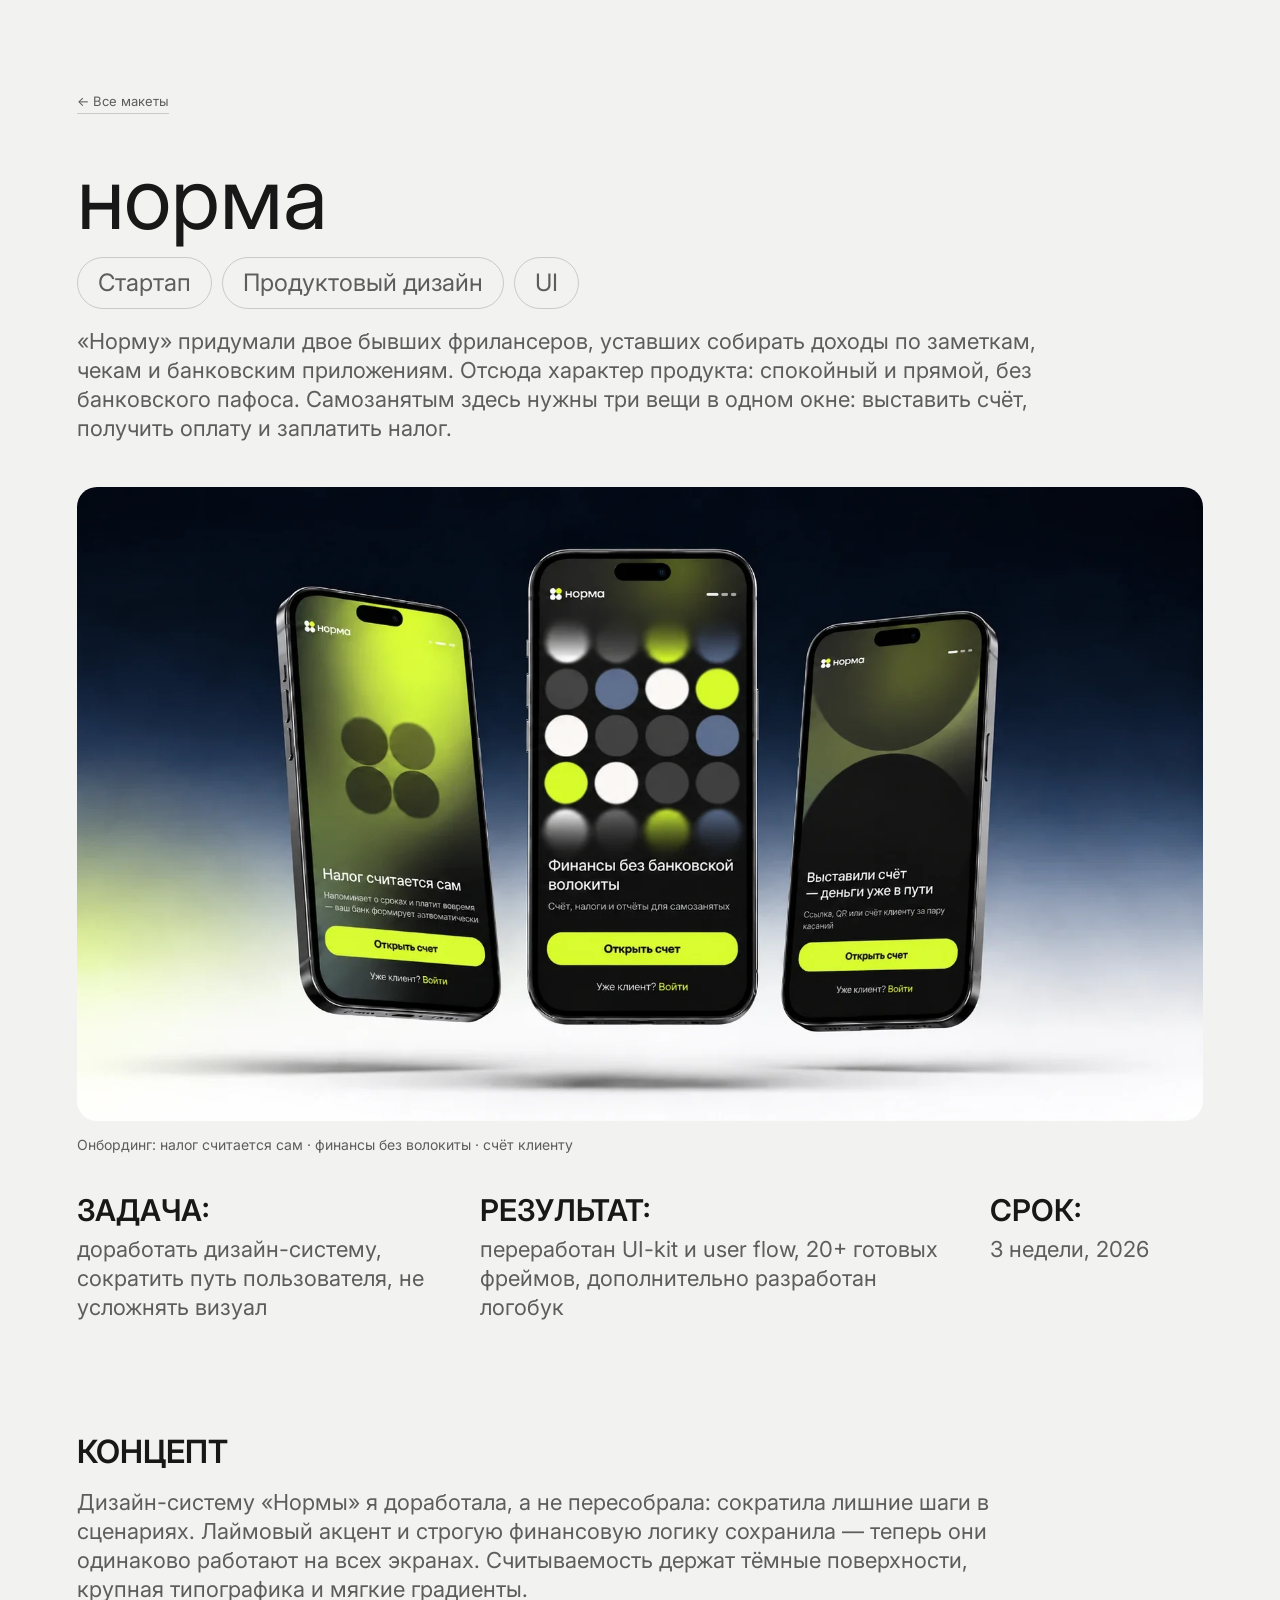
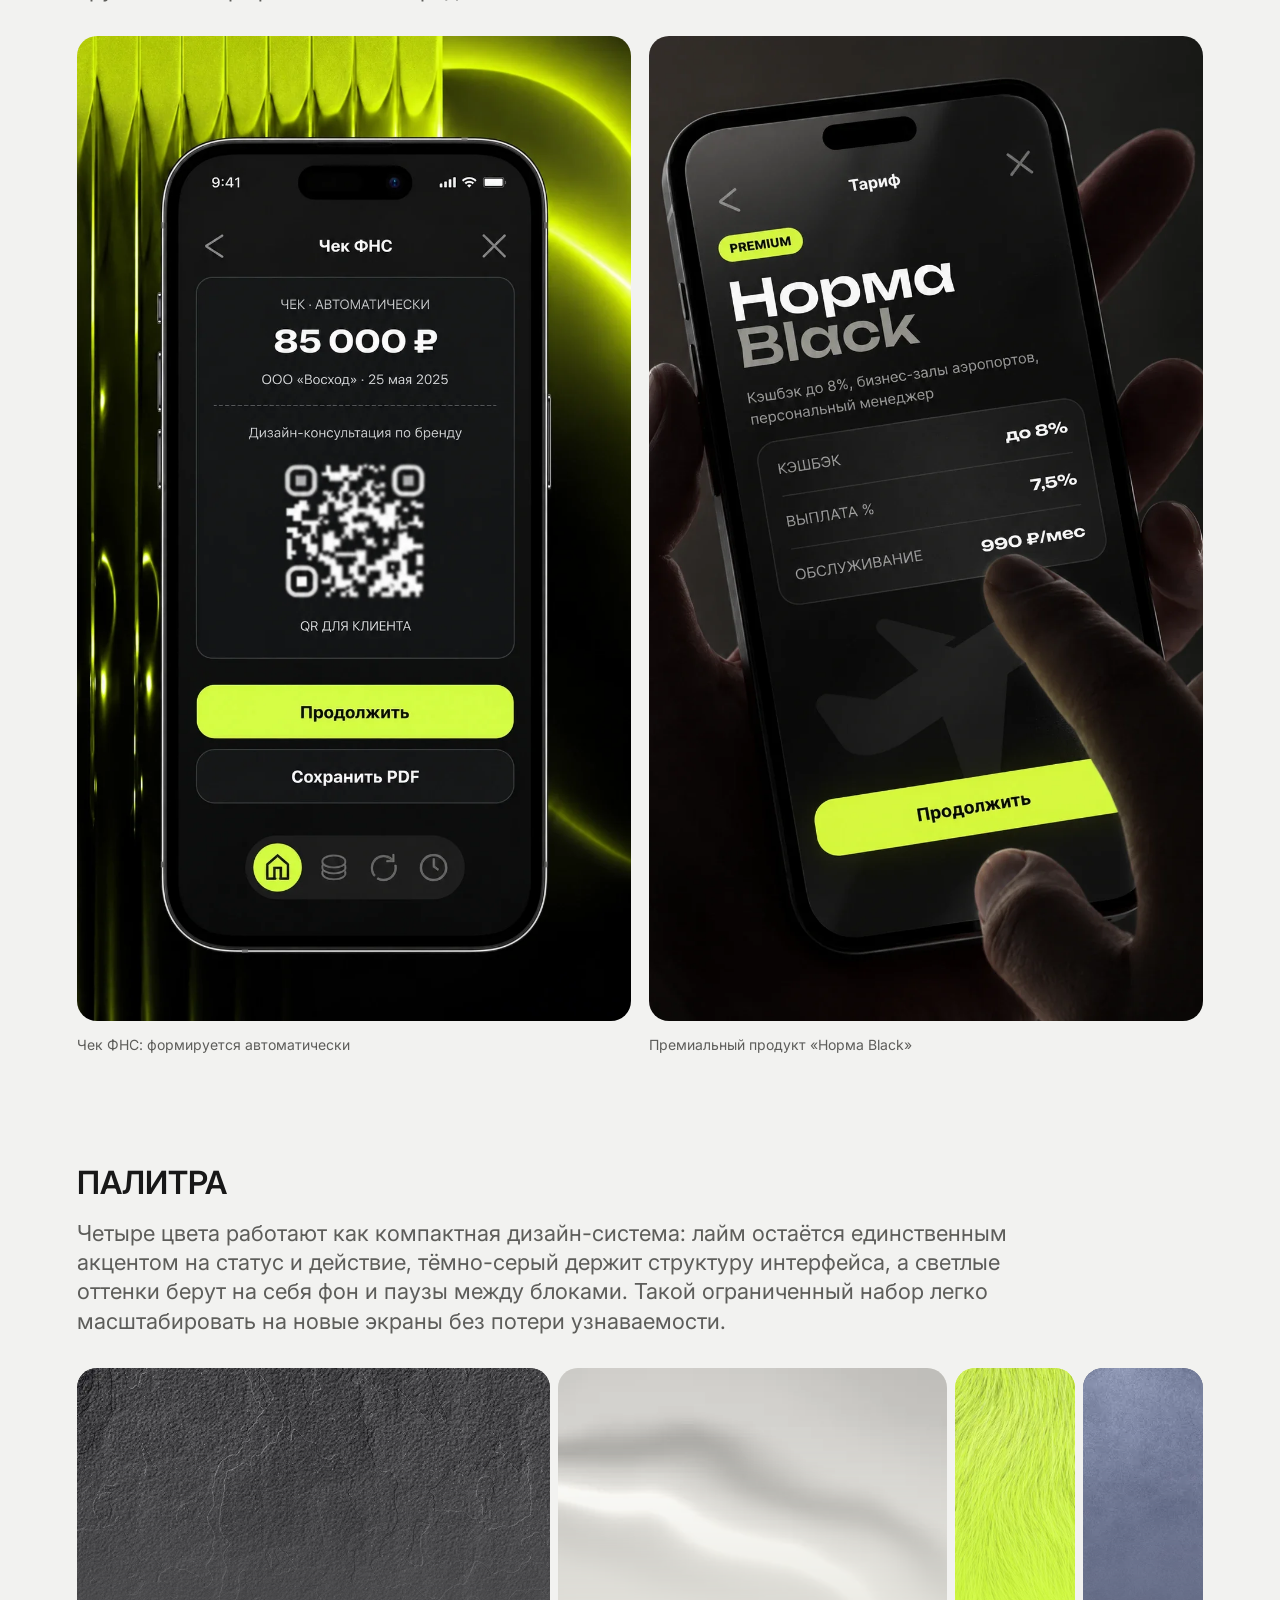
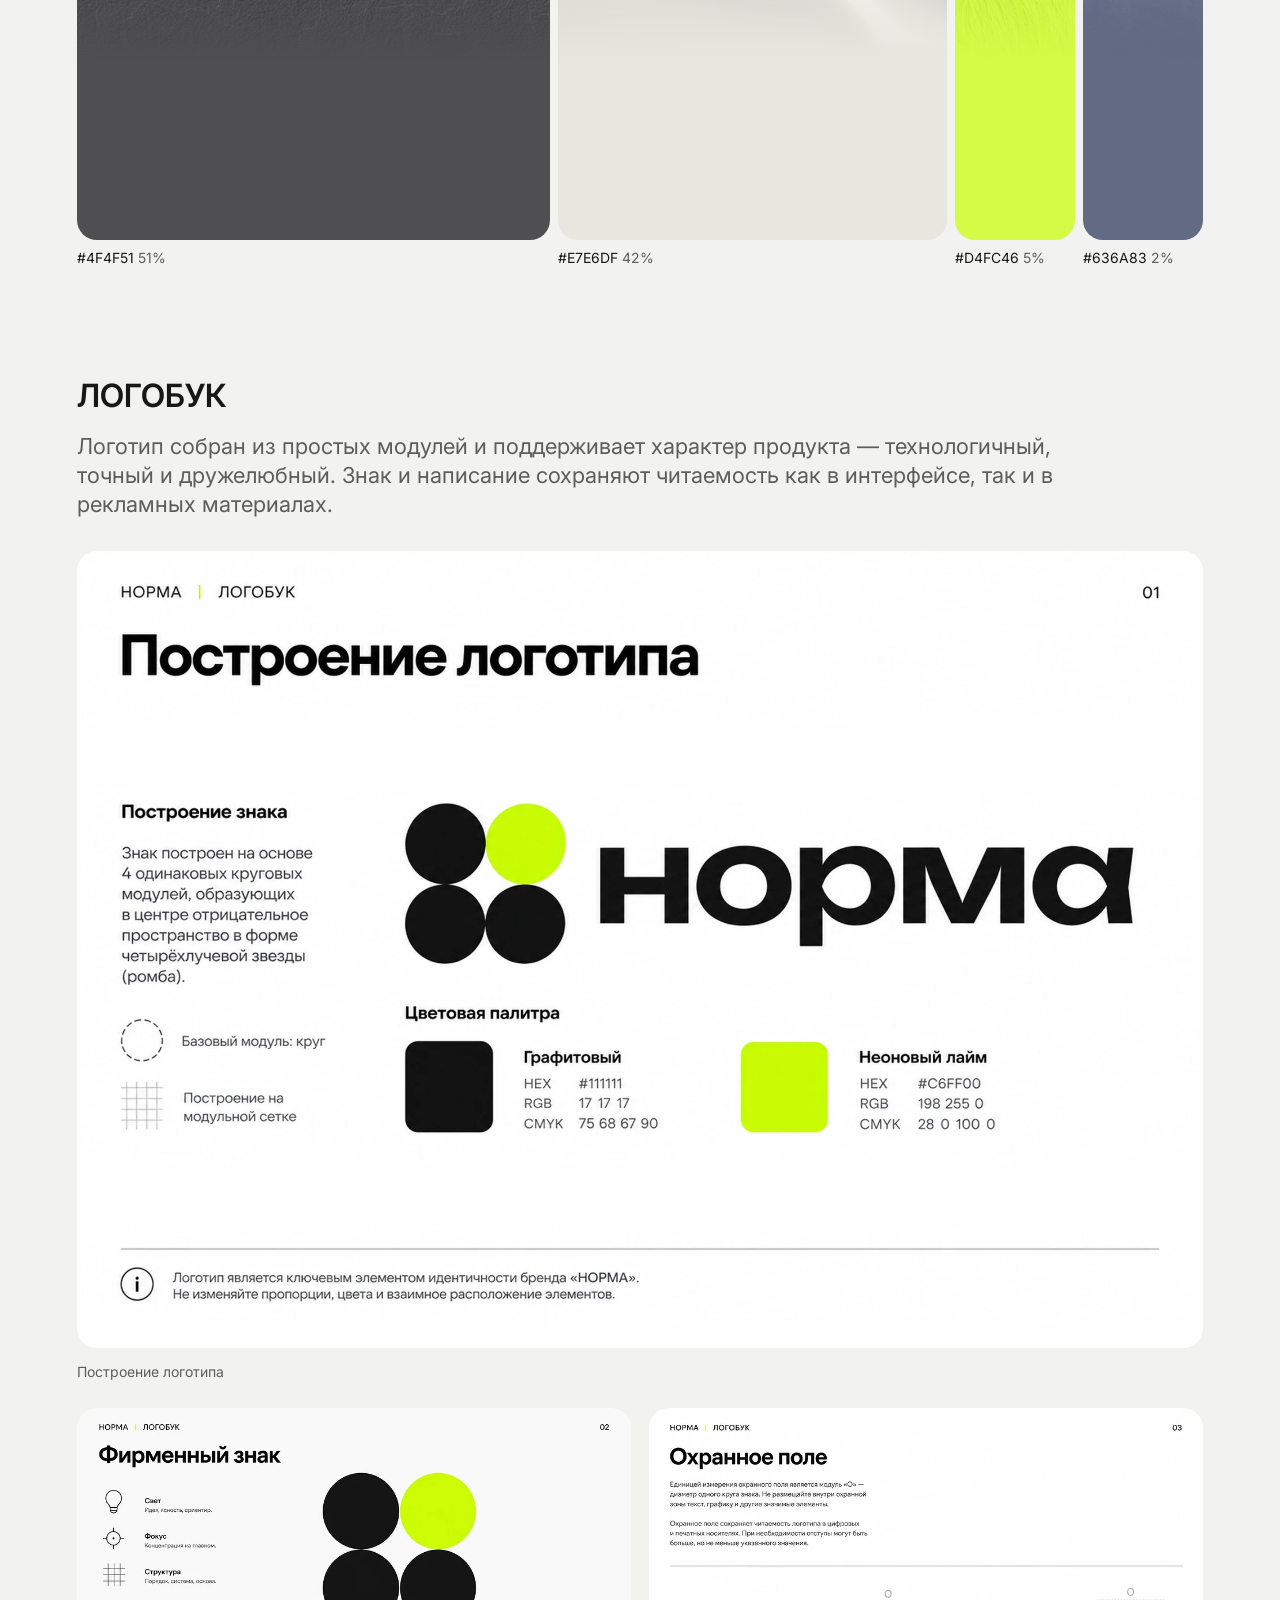
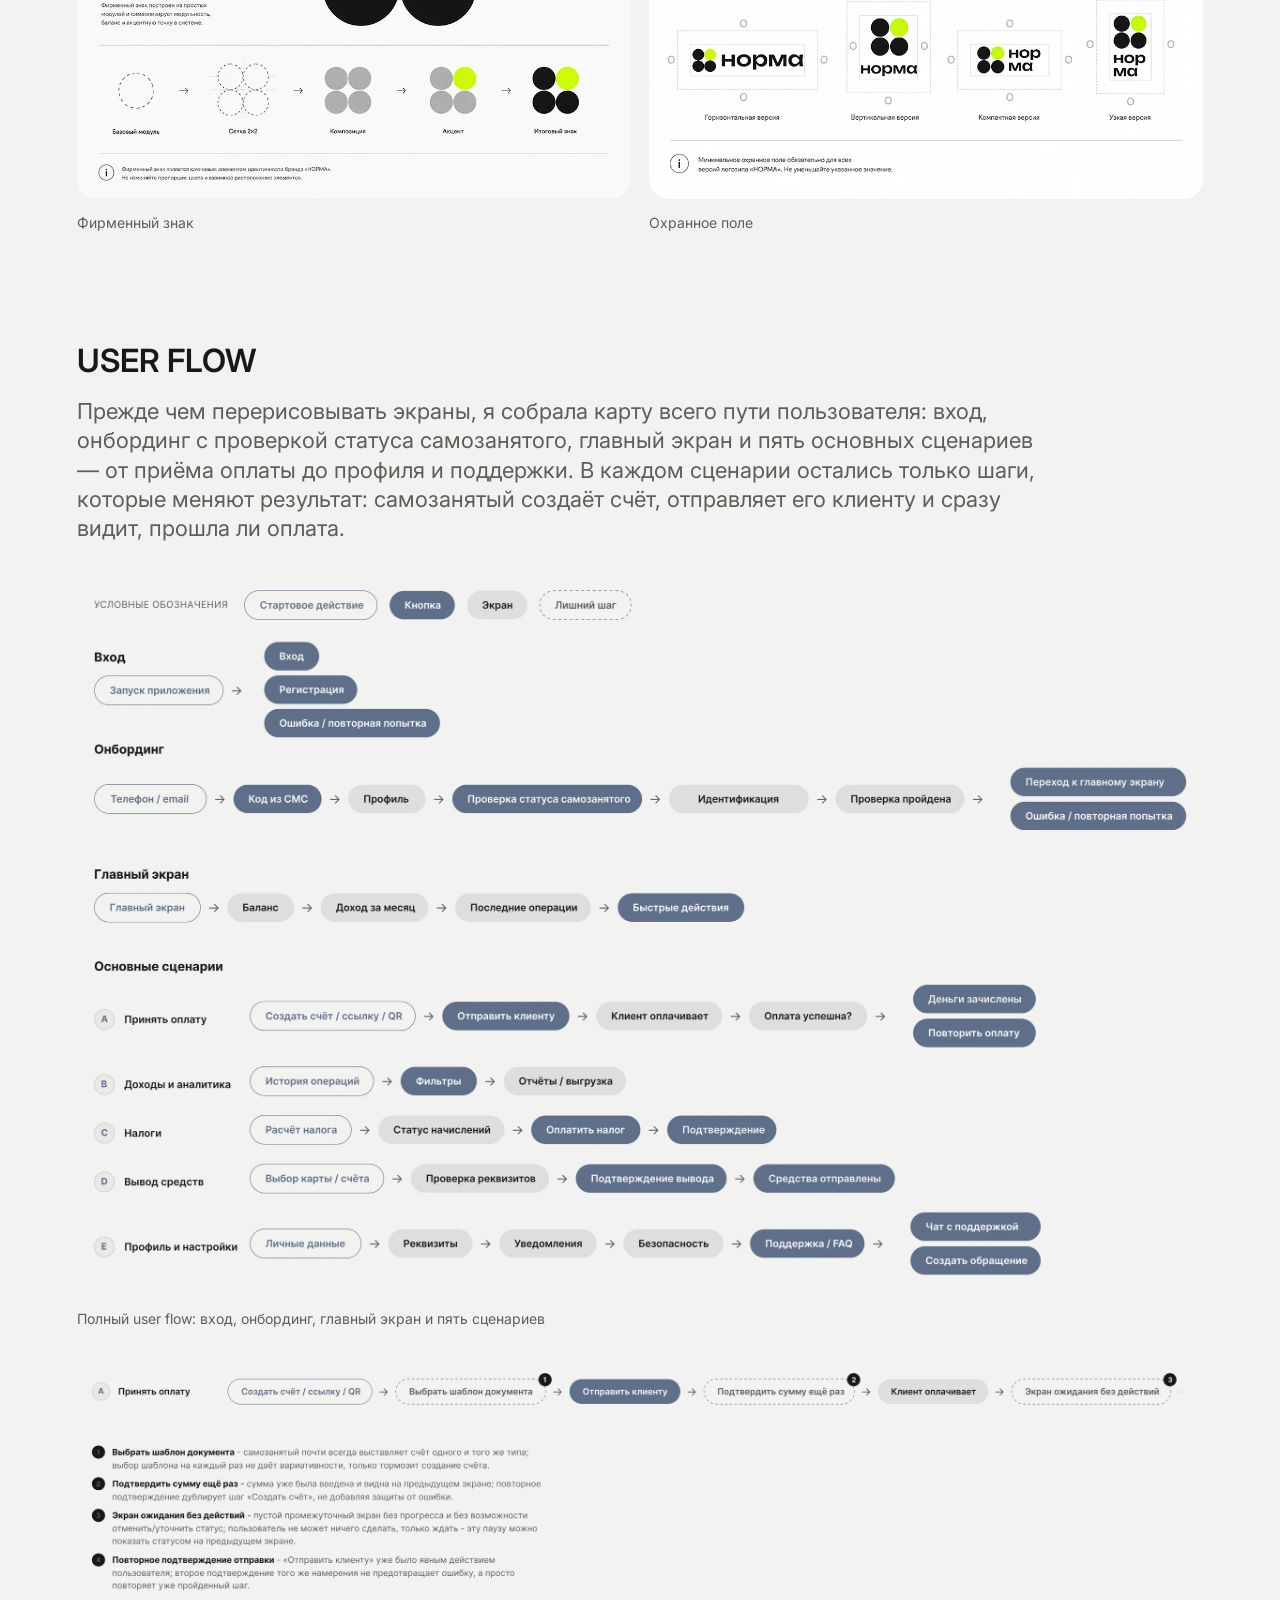
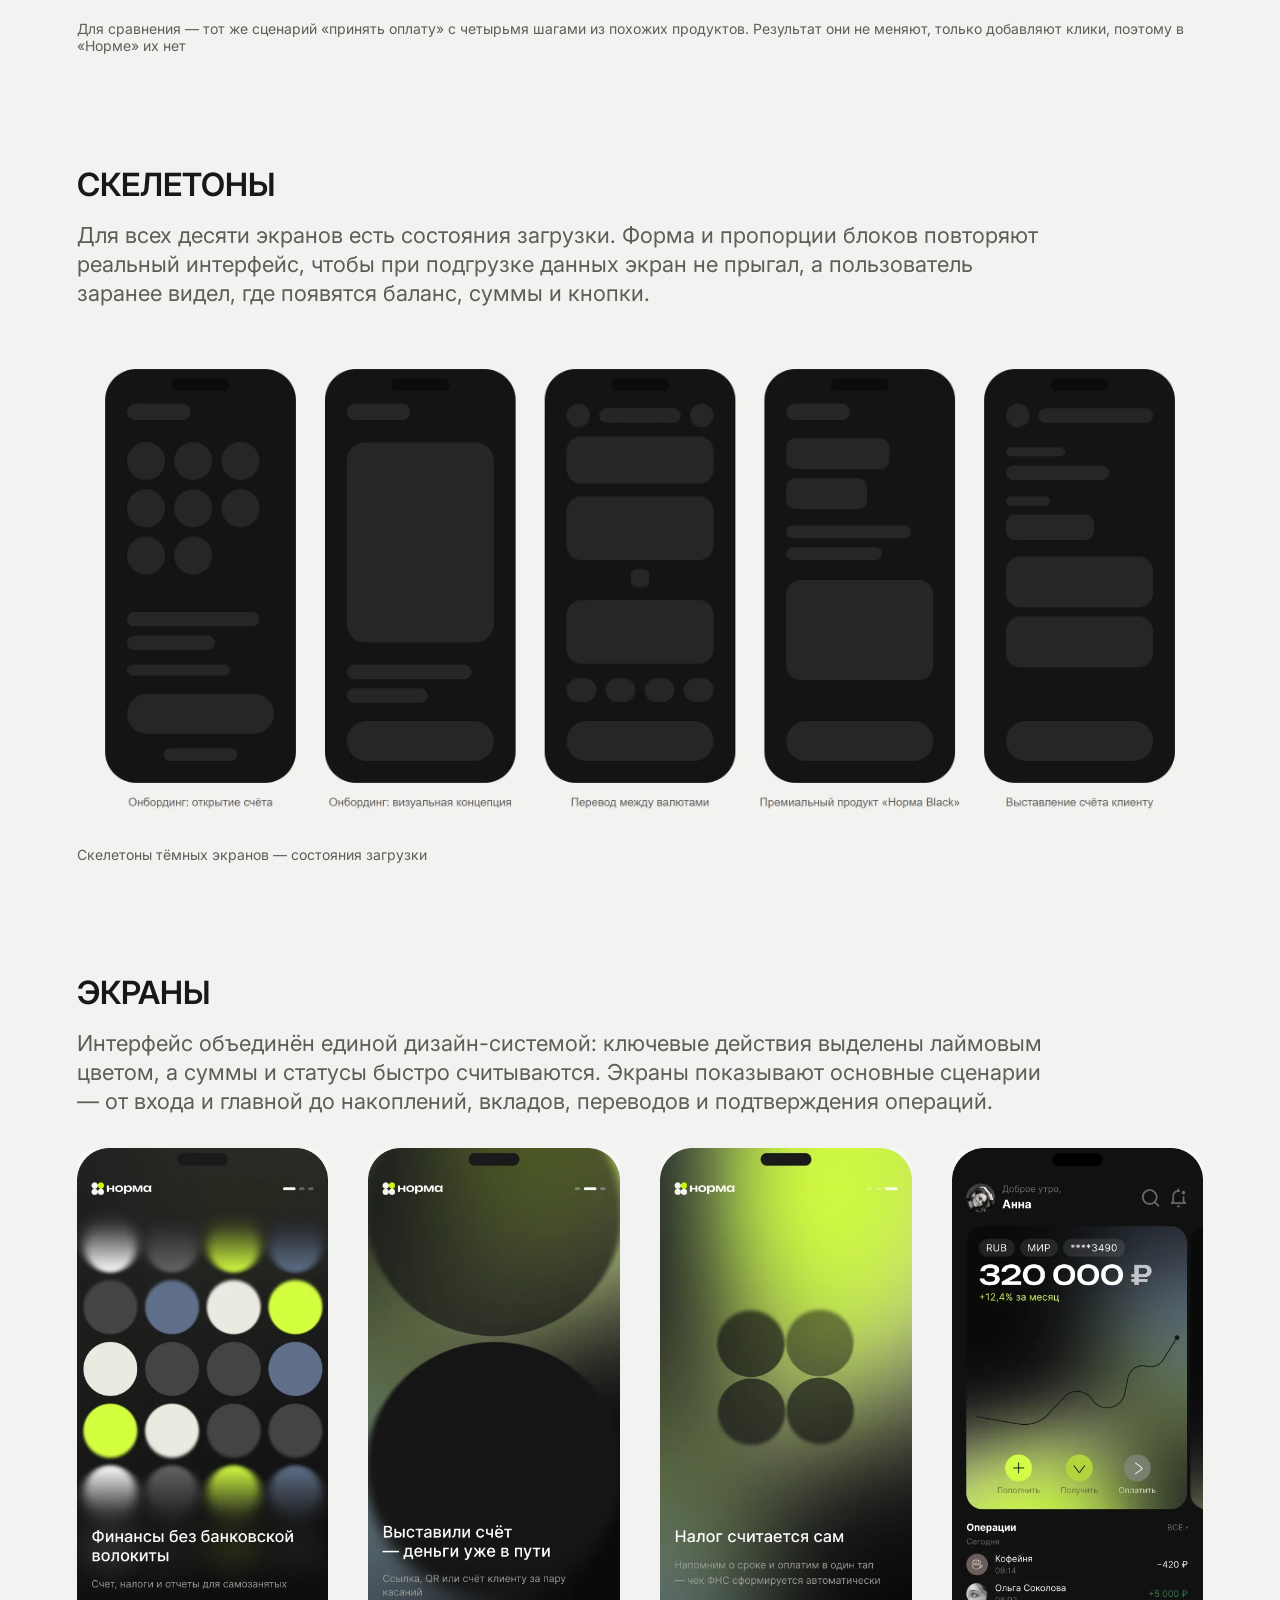
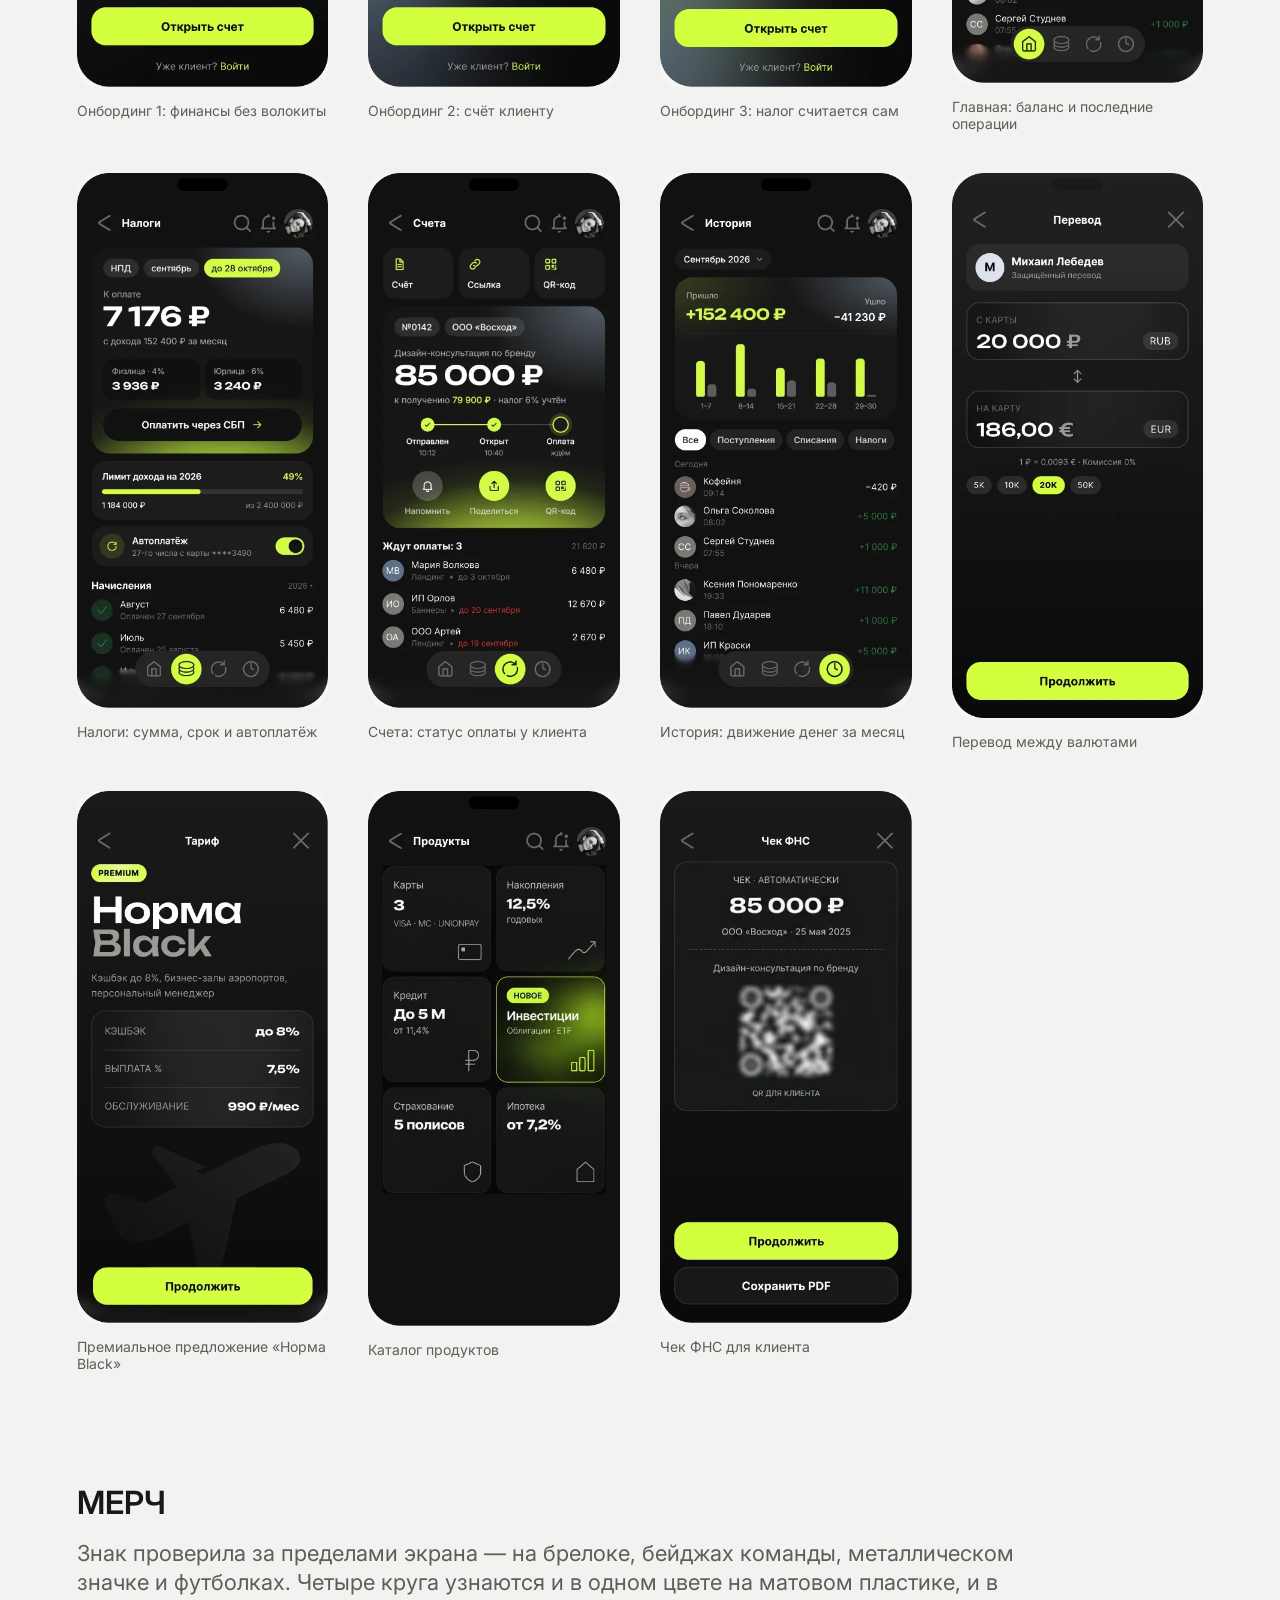
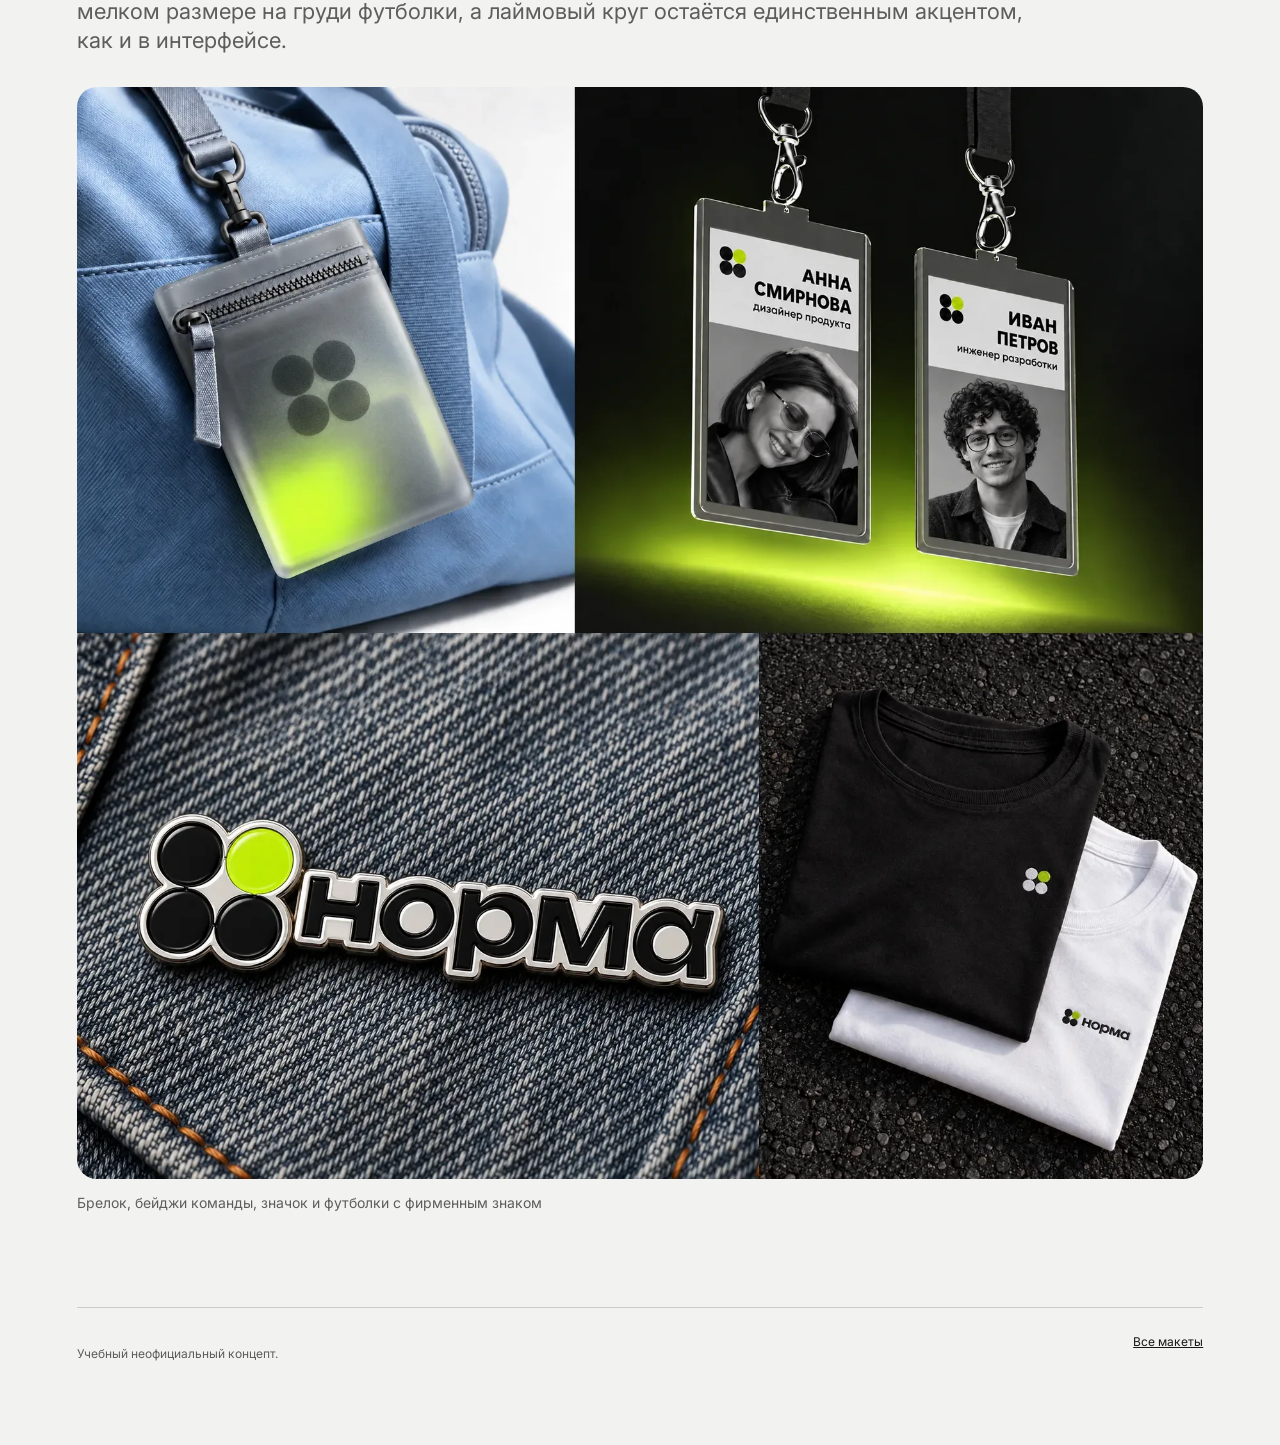
<file: three-landings/norma.html>
<!doctype html>
<html lang="ru">
<head>
  <meta charset="utf-8">
  <meta name="viewport" content="width=device-width, initial-scale=1">
  <title>норма — финтех-приложение для самозанятых</title>
  <meta name="description" content="Концепт макетов финтех-приложения для самозанятых: дизайн-система, логобук, user flow и экраны.">
  <link rel="icon" href="assets/fleur-icon.svg">
  <link rel="preconnect" href="https://fonts.googleapis.com">
  <link rel="preconnect" href="https://fonts.gstatic.com" crossorigin>
  <link rel="stylesheet" href="https://fonts.googleapis.com/css2?family=Inter:wght@400;500;600&display=swap">
  <link rel="stylesheet" href="assets/norma.css">
</head>
<body class="case-mode">
  <article class="case-view" id="caseView">
    <div class="case-page">
      <a class="case-back" href="index.html">← Все макеты</a>
      <header class="case-hero">
        <h1 class="case-title">норма</h1>
        <div class="case-tags" aria-label="теги кейса">
          <span>Стартап</span>
          <span>Продуктовый дизайн</span>
          <span>UI</span>
        </div>
      </header>

      <p class="case-section__copy">«Норму» придумали двое бывших фрилансеров, уставших собирать доходы по заметкам, чекам и банковским приложениям. Отсюда характер продукта: спокойный и прямой, без банковского пафоса. Самозанятым здесь нужны три вещи в одном окне: выставить счёт, получить оплату и заплатить налог.</p>

      <div class="case-body case-body--stacked">
        <figure class="case-figure case-figure--lead">
          <img src="assets/norma/lead.webp" width="1672" height="941" alt="Три экрана онбординга Нормы на телефонах: «Налог считается сам», «Финансы без банковской волокиты» и «Выставили счёт — деньги уже в пути»" loading="eager" fetchpriority="high" decoding="async">
          <figcaption>Онбординг: налог считается сам · финансы без волокиты · счёт клиенту</figcaption>
        </figure>

        <dl class="case-facts">
          <div>
            <dt>задача:</dt>
            <dd>доработать дизайн-систему, сократить путь пользователя, не усложнять визуал</dd>
          </div>
          <div>
            <dt>результат:</dt>
            <dd>переработан UI-kit и user flow, 20+ готовых фреймов, дополнительно разработан логобук</dd>
          </div>
          <div>
            <dt>срок:</dt>
            <dd>3 недели, 2026</dd>
          </div>
        </dl>
      </div>

      <section class="case-section" aria-labelledby="conceptTitle">
        <h2 class="case-section__title" id="conceptTitle">концепт</h2>
        <p class="case-section__copy">Дизайн-систему «Нормы» я доработала, а не пересобрала: сократила лишние шаги в сценариях. Лаймовый акцент и строгую финансовую логику сохранила — теперь они одинаково работают на всех экранах. Считываемость держат тёмные поверхности, крупная типографика и мягкие градиенты.</p>
        <div class="case-gallery case-gallery--concept">
          <figure class="case-figure">
            <img src="assets/norma/promo-receipt.webp" width="941" height="1672" alt="Экран чека ФНС на телефоне на фоне лаймового свечения: 85 000 ₽ от ООО «Восход», QR-код для клиента и кнопка «Сохранить PDF»" loading="lazy" decoding="async">
            <figcaption>Чек ФНС: формируется автоматически</figcaption>
          </figure>
          <figure class="case-figure">
            <img src="assets/norma/promo-black.webp" width="941" height="1672" alt="Экран тарифа «Норма Black» в руке: кэшбэк до 8%, выплата 7,5% и обслуживание 990 ₽ в месяц" loading="lazy" decoding="async">
            <figcaption>Премиальный продукт «Норма Black»</figcaption>
          </figure>
        </div>
      </section>

      <section class="case-section case-section--palette" aria-labelledby="paletteTitle">
        <h2 class="case-section__title" id="paletteTitle">палитра</h2>
        <p class="case-section__copy">Четыре цвета работают как компактная дизайн-система: лайм остаётся единственным акцентом на статус и действие, тёмно-серый держит структуру интерфейса, а светлые оттенки берут на себя фон и паузы между блоками. Такой ограниченный набор легко масштабировать на новые экраны без потери узнаваемости.</p>
        <figure class="case-figure palette-share">
          <ul class="palette-share__list" aria-label="цветовая палитра приложения Норма">
            <li style="--swatch: #4f4f51; --share: 51; --texture: url(norma/texture-graphite.webp)"><i aria-hidden="true"></i><p><strong>#4F4F51</strong> <span>51%</span></p></li>
            <li style="--swatch: #e7e6df; --share: 42; --texture: url(norma/texture-silver.webp)"><i aria-hidden="true"></i><p><strong>#E7E6DF</strong> <span>42%</span></p></li>
            <li style="--swatch: #d4fc46; --share: 5; --texture: url(norma/texture-fur.webp)"><i aria-hidden="true"></i><p><strong>#D4FC46</strong> <span>5%</span></p></li>
            <li style="--swatch: #636a83; --share: 2; --texture: url(norma/texture-matte.webp)"><i aria-hidden="true"></i><p><strong>#636A83</strong> <span>2%</span></p></li>
          </ul>
        </figure>
      </section>

      <section class="case-section" aria-labelledby="logobookTitle">
        <h2 class="case-section__title" id="logobookTitle">логобук</h2>
        <p class="case-section__copy">Логотип собран из простых модулей и поддерживает характер продукта — технологичный, точный и дружелюбный. Знак и написание сохраняют читаемость как в интерфейсе, так и в рекламных материалах.</p>
        <div class="case-gallery case-gallery--logobook">
          <figure class="case-figure">
            <img src="assets/norma/logobook-construction.webp" width="2000" height="1415" alt="Построение логотипа Норма: знак из четырёх круговых модулей, словесный знак и цвета — графитовый #111111 и неоновый лайм #C6FF00" loading="lazy" decoding="async">
            <figcaption>Построение логотипа</figcaption>
          </figure>
          <figure class="case-figure">
            <img src="assets/norma/ris-05.webp" width="963" height="678" alt="Варианты фирменного знака Норма" loading="lazy" decoding="async">
            <figcaption>Фирменный знак</figcaption>
          </figure>
          <figure class="case-figure">
            <img src="assets/norma/ris-06.webp" width="960" height="676" alt="Правила использования логотипа Норма" loading="lazy" decoding="async">
            <figcaption>Охранное поле</figcaption>
          </figure>
        </div>
      </section>

      <section class="case-section" aria-labelledby="flowTitle">
        <h2 class="case-section__title" id="flowTitle">user flow</h2>
        <p class="case-section__copy">Прежде чем перерисовывать экраны, я собрала карту всего пути пользователя: вход, онбординг с проверкой статуса самозанятого, главный экран и пять основных сценариев — от приёма оплаты до профиля и поддержки. В каждом сценарии остались только шаги, которые меняют результат: самозанятый создаёт счёт, отправляет его клиенту и сразу видит, прошла ли оплата.</p>
        <figure class="case-figure case-scheme">
          <a class="case-scheme__link case-scheme__link--fit" href="assets/norma/userflow.webp" target="_blank" rel="noopener" aria-label="открыть схему user flow в полном размере"><picture><source media="(max-width: 899px)" srcset="assets/norma/userflow-mobile.webp" width="1080" height="2187"><img src="assets/norma/userflow.webp" width="2400" height="1535" alt="Схема user flow приложения Норма: вход, онбординг, главный экран и пять основных сценариев — принять оплату, доходы и аналитика, налоги, вывод средств, профиль и настройки" loading="lazy" decoding="async"></picture></a>
          <figcaption>Полный user flow: вход, онбординг, главный экран и пять сценариев</figcaption>
        </figure>
        <figure class="case-figure case-scheme case-scheme--wide">
          <a class="case-scheme__link case-scheme__link--fit" href="assets/norma/userflow-extra-steps.webp" target="_blank" rel="noopener" aria-label="открыть схему лишних шагов в полном размере"><picture><source media="(max-width: 899px)" srcset="assets/norma/userflow-extra-steps-mobile.webp" width="1080" height="1920"><img src="assets/norma/userflow-extra-steps.webp" width="2400" height="523" alt="Сценарий «принять оплату» с лишними шагами: выбор шаблона документа, повторное подтверждение суммы, экран ожидания без действий и повторное подтверждение отправки" loading="lazy" decoding="async"></picture></a>
          <figcaption>Для сравнения — тот же сценарий «принять оплату» с четырьмя шагами из похожих продуктов. Результат они не меняют, только добавляют клики, поэтому в «Норме» их нет</figcaption>
        </figure>
      </section>

      <section class="case-section" aria-labelledby="skeletonsTitle">
        <h2 class="case-section__title" id="skeletonsTitle">скелетоны</h2>
        <p class="case-section__copy">Для всех десяти экранов есть состояния загрузки. Форма и пропорции блоков повторяют реальный интерфейс, чтобы при подгрузке данных экран не прыгал, а пользователь заранее видел, где появятся баланс, суммы и кнопки.</p>
        <figure class="case-figure case-scheme case-scheme--skeletons">
          <a class="case-scheme__link case-scheme__link--fit" href="assets/norma/skeletons-dark.webp" target="_blank" rel="noopener" aria-label="открыть скелетоны экранов в полном размере"><picture><source media="(max-width: 899px)" srcset="assets/norma/skeletons-dark-mobile.webp" width="1000" height="2080"><img src="assets/norma/skeletons-dark.webp" width="2480" height="1080" alt="Тёмные скелетоны экранов приложения Норма: онбординг, перевод между валютами, Норма Black и выставление счёта" loading="lazy" decoding="async"></picture></a>
          <figcaption><span class="case-scheme__caption-wide">Скелетоны тёмных экранов — состояния загрузки</span><span class="case-scheme__caption-narrow">Скелетоны четырёх тёмных экранов — состояния загрузки</span></figcaption>
        </figure>
      </section>

      <section class="case-section" aria-labelledby="screensTitle">
        <h2 class="case-section__title" id="screensTitle">экраны</h2>
        <p class="case-section__copy">Интерфейс объединён единой дизайн-системой: ключевые действия выделены лаймовым цветом, а суммы и статусы быстро считываются. Экраны показывают основные сценарии — от входа и главной до накоплений, вкладов, переводов и подтверждения операций.</p>
        <div class="case-gallery case-gallery--screens">
          <figure class="case-figure"><img src="assets/norma/onboarding-1.webp" width="417" height="893" alt="Онбординг Нормы, экран 1: сетка цветных кругов и заголовок «Финансы без банковской волокиты»" loading="lazy" decoding="async"><figcaption>Онбординг 1: финансы без волокиты</figcaption></figure>
          <figure class="case-figure"><img src="assets/norma/onboarding-2.webp" width="417" height="893" alt="Онбординг Нормы, экран 2: два крупных круга и заголовок «Выставили счёт — деньги уже в пути»" loading="lazy" decoding="async"><figcaption>Онбординг 2: счёт клиенту</figcaption></figure>
          <figure class="case-figure"><img src="assets/norma/onboarding-3.webp" width="417" height="893" alt="Онбординг Нормы, экран 3: знак из четырёх кругов на лаймовом свечении и заголовок «Налог считается сам»" loading="lazy" decoding="async"><figcaption>Онбординг 3: налог считается сам</figcaption></figure>
          <figure class="case-figure"><img src="assets/norma/screen-home.webp" width="420" height="893" alt="Главный экран Нормы: баланс 320 000 ₽ с графиком, кнопки пополнить, получить и оплатить, последние операции" loading="lazy" decoding="async"><figcaption>Главная: баланс и последние операции</figcaption></figure>
          <figure class="case-figure"><img src="assets/norma/screen-tax.webp" width="420" height="893" alt="Экран налогов: 7 176 ₽ к оплате до 28 октября, лимит дохода, автоплатёж и начисления" loading="lazy" decoding="async"><figcaption>Налоги: сумма, срок и автоплатёж</figcaption></figure>
          <figure class="case-figure"><img src="assets/norma/screen-invoices.webp" width="420" height="893" alt="Экран счетов: счёт ООО «Восход» на 85 000 ₽ со статусом оплаты и список неоплаченных счетов" loading="lazy" decoding="async"><figcaption>Счета: статус оплаты у клиента</figcaption></figure>
          <figure class="case-figure"><img src="assets/norma/screen-history.webp" width="420" height="893" alt="Экран истории: поступления и списания за сентябрь по неделям, фильтры и операции по дням" loading="lazy" decoding="async"><figcaption>История: движение денег за месяц</figcaption></figure>
          <figure class="case-figure"><img src="assets/norma/screen-transfer.webp" width="417" height="903" alt="Экран перевода Михаилу Лебедеву: 20 000 ₽ с карты превращаются в 186,00 € по курсу 0,0093 без комиссии, быстрые суммы 5K–50K" loading="lazy" decoding="async"><figcaption>Перевод между валютами</figcaption></figure>
          <figure class="case-figure"><img src="assets/norma/screen-black.webp" width="422" height="893" alt="Экран тарифа «Норма Black»: кэшбэк до 8%, выплата 7,5% и обслуживание 990 ₽ в месяц" loading="lazy" decoding="async"><figcaption>Премиальное предложение «Норма Black»</figcaption></figure>
          <figure class="case-figure"><img src="assets/norma/screen-products.webp" width="420" height="893" alt="Экран продуктов: карты, накопления 12,5% годовых, кредит до 5 млн, новая плитка «Инвестиции», страхование и ипотека от 7,2%" loading="lazy" decoding="async"><figcaption>Каталог продуктов</figcaption></figure>
          <figure class="case-figure"><img src="assets/norma/screen-receipt.webp" width="422" height="893" alt="Экран чека ФНС на 85 000 ₽ для ООО «Восход» с QR-кодом для клиента и кнопкой «Сохранить PDF»" loading="lazy" decoding="async"><figcaption>Чек ФНС для клиента</figcaption></figure>
        </div>
      </section>

      <section class="case-section" aria-labelledby="normaMerchTitle">
        <h2 class="case-section__title" id="normaMerchTitle">мерч</h2>
        <p class="case-section__copy">Знак проверила за пределами экрана — на брелоке, бейджах команды, металлическом значке и футболках. Четыре круга узнаются и в одном цвете на матовом пластике, и в мелком размере на груди футболки, а лаймовый круг остаётся единственным акцентом, как и в интерфейсе.</p>
        <div class="case-gallery">
          <figure class="case-figure">
            <img src="assets/norma/merch.webp" width="1758" height="1704" alt="Мерч Нормы: брелок-кошелёк со знаком на сумке, бейджи сотрудников, металлический значок с логотипом на джинсовой ткани и чёрная и белая футболки со знаком" loading="lazy" decoding="async">
            <figcaption>Брелок, бейджи команды, значок и футболки с фирменным знаком</figcaption>
          </figure>
        </div>
      </section>
      <footer class="case-end"><p>Учебный неофициальный концепт.</p><a href="index.html">Все макеты</a></footer>
    </div>
  </article>

  <dialog class="lightbox" id="lightbox" aria-label="просмотр изображения">
    <div class="lightbox__stage">
      <img class="lightbox__img" alt="" draggable="false">
    </div>
    <button class="lightbox__nav lightbox__nav--prev" type="button" aria-label="предыдущее изображение" data-step="-1"><svg viewBox="0 0 24 24" aria-hidden="true"><path d="M15 4 7 12l8 8"/></svg></button>
    <button class="lightbox__nav lightbox__nav--next" type="button" aria-label="следующее изображение" data-step="1"><svg viewBox="0 0 24 24" aria-hidden="true"><path d="m9 4 8 8-8 8"/></svg></button>
  </dialog>

  <script src="assets/norma.js" defer></script>
</body>
</html>
</file>
<file: three-landings/assets/norma.css>
:root{
  --bg: #f2f2f0;
  --panel: #dededc;
  --panel-soft: #e9e9e6;
  --ink: #181818;
  --muted: #5d5d5a;
  --dark: #050505;
  --dark-soft: #181818;
  --blue: #083fb8;
  --blue-dark: #052f93;
  --line: rgba(24, 24, 24, 0.18);
  --line-dark: rgba(242, 242, 240, 0.18);
  --font-main: Inter, Arial, sans-serif;
  --page-pad: 18px;
  --section-pad: 46px;
  --fs-hero: 2.9rem;
  --fs-section: 2.35rem;
  --fs-mid: 1.45rem;
  --fs-body: 1rem;
  --fs-caption: 0.82rem;
  --fs-menu: 3.15rem;
  --text-3xs: 0.64rem;
  --text-2xs: 0.7rem;
  --text-xs: 0.8rem;
  --text-sm: 0.875rem;
  --text-md: 0.95rem;
  --text-base: 1rem;
  --text-lg: 1.05rem;
  --text-xl: 1.18rem;
  --text-2xl: 1.25rem;
  --text-3xl: 1.5rem;
  --text-4xl: 1.75rem;
  --text-5xl: 1.8rem;
  --text-6xl: 2rem;
  --text-7xl: 2.35rem;
  --text-8xl: 2.625rem;
  --text-9xl: 3.5rem;
  --text-10xl: 4rem;
  --parallax-x: 0px;
  --parallax-y: 0px;
  --parallax-r: 0deg;
  }
*{
  box-sizing: border-box;
  }
html{
  scroll-behavior: smooth;
  background: var(--bg);
  color: var(--ink);
  font-family: var(--font-main);
  letter-spacing: 0;
  }
body{
  margin: 0;
  min-width: 320px;
  background: var(--bg);
  color: var(--ink);
  font-family: var(--font-main);
  font-size: var(--fs-body);
  line-height: 1.08;
  letter-spacing: 0;
  overflow-x: hidden;
  }
body.case-mode{
  background: var(--bg);
  }
a{
  color: inherit;
  }
img{
  display: block;
  max-width: 100%;
  }
button{
  font: inherit;
  }
.motion-ready .reveal{
  opacity: 1;
  transform: translate3d(0, 14px, 0);
  transition: transform 620ms cubic-bezier(0.2, 0.8, 0.2, 1);
  }
.motion-ready .reveal.is-visible{
  transform: translate3d(0, 0, 0);
  }
.case-page{
  max-width: 1180px;
  margin: 0 auto;
  }
.case-view .case-figure > img{
  cursor: zoom-in;
  }
body.lightbox-open{
  overflow: hidden;
  }
.lightbox{
  inset: 0;
  width: 100%;
  height: 100%;
  max-width: none;
  max-height: none;
  margin: 0;
  padding: 0;
  border: 0;
  overflow: hidden;
  background: transparent;
  }
.lightbox::backdrop{
  background: #050505;
  }
.lightbox[open],
.lightbox[open]::backdrop{
  animation: lightbox-in 200ms ease;
  }
@keyframes lightbox-in{
  from {
    opacity: 0;
  }
  }
.lightbox__nav{
  position: absolute;
  bottom: 12px;
  z-index: 1;
  display: grid;
  place-items: center;
  width: 48px;
  height: 48px;
  padding: 0;
  border: 0;
  background: none;
  color: var(--bg);
  cursor: pointer;
  opacity: 0.7;
  transition: opacity 160ms ease;
  }
.lightbox__nav:hover,
.lightbox__nav:focus-visible{
  opacity: 1;
  }
.lightbox__nav--prev{
  left: 12px;
  }
.lightbox__nav--next{
  right: 12px;
  }
.lightbox__nav svg{
  width: 32px;
  height: 32px;
  fill: none;
  stroke: currentColor;
  stroke-width: 2.5;
  }
.lightbox__stage{
  position: relative;
  display: grid;
  grid-template: minmax(0, 1fr) / minmax(0, 1fr);
  width: 100%;
  height: 100%;
  padding: 16px 16px 72px;
  overflow: auto;
  overscroll-behavior: contain;
  user-select: none;
  }
.lightbox__img{
  max-width: none;
  margin: auto;
  border-radius: 20px;
  cursor: zoom-out;
  }
.lightbox.is-loading .lightbox__img{
  opacity: 0;
  }
.lightbox.is-zoomable .lightbox__img{
  cursor: zoom-in;
  }
.lightbox.is-dragging .lightbox__img{
  cursor: grabbing;
  }
@media (min-width: 900px){
.lightbox__nav{
    top: 50%;
    bottom: auto;
    translate: 0 -50%;
  }
.lightbox__nav--prev{
    left: 24px;
  }
.lightbox__nav--next{
    right: 24px;
  }
.lightbox__stage{
    padding: 40px 96px;
  }
}
.case-view{
  min-height: 100svh;
  padding: 86px var(--page-pad) 60px;
  background: var(--bg);
  }
.case-hero{
  display: grid;
  gap: 18px;
  }
.case-title{
  margin: 0;
  font-size: 4.8rem;
  font-weight: 500;
  line-height: 0.92;
  }
.case-tags{
  display: flex;
  flex-wrap: wrap;
  gap: 8px;
  }
.case-tags span{
  display: inline-flex;
  align-items: center;
  min-height: 42px;
  padding: 0 16px;
  border: 1px solid var(--line);
  border-radius: 999px;
  background: transparent;
  color: var(--muted);
  font-size: 1.55rem;
  line-height: 1;
  
  }
.case-tags span:nth-child(2){ animation-delay: 80ms; }
.case-tags span:nth-child(3){ animation-delay: 160ms; }
.case-body{
  display: grid;
  gap: 34px;
  margin-top: 44px;
  }
.case-figure{
  min-width: 0;
  margin: 0;
  }
.case-figure img{
  display: block;
  width: 100%;
  height: auto;
  background: #f8f6f5;
  }
.case-figure figcaption{
  margin-top: 16px;
  color: var(--muted);
  font-size: var(--text-md);
  line-height: 1.2;
  }
.case-view img,
.case-view video{
  border-radius: 20px;
  }
.case-scheme{
  margin-top: 32px;
  }
.case-scheme__link{
  display: block;
  overflow-x: auto;
  border-radius: 20px;
  background: #f2f2f0;
  cursor: zoom-in;
  -webkit-overflow-scrolling: touch;
  }
.case-scheme__link img{
  background: transparent;
  }
.case-scheme__caption-narrow{
  display: none;
  }
@media (max-width: 899px){
.case-scheme__caption-wide{
    display: none;
  }
.case-scheme__caption-narrow{
    display: inline;
  }
.case-scheme__link img{
    width: 1300px;
    max-width: none;
  }
.case-scheme--wide .case-scheme__link img{
    width: 1500px;
  }
.case-scheme--skeletons .case-scheme__link img{
    width: 720px;
  }
.case-scheme .case-scheme__link--fit img{
    width: 100%;
    max-width: 100%;
    height: auto;
  }
}
.case-facts{
  display: grid;
  gap: 26px;
  margin: 0;
  align-self: end;
  }
.case-facts div{
  display: grid;
  gap: 8px;
  }
.case-facts dt,
.case-facts dd{
  margin: 0;
  }
.case-facts dt{
  font-size: 2.25rem;
  }
.case-facts dd{
  max-width: 680px;
  color: var(--muted);
  font-size: 1.55rem;
  line-height: 1.08;
  }
.case-body.case-body--stacked{
  grid-template-columns: minmax(0, 1fr);
  gap: 40px;
  }
.case-body--stacked .case-facts{
  align-self: start;
  }
.case-body--stacked .case-facts div{
  align-content: start;
  }
.case-body--stacked .case-facts dd{
  font-size: var(--text-xl);
  line-height: 1.28;
  }
@media (min-width: 900px){
.case-body--stacked .case-facts{
    grid-template-columns: minmax(0, 1fr) minmax(0, 1.3fr) minmax(0, 0.6fr);
    gap: 48px;
  }
.case-body--stacked .case-facts dd{
    font-size: 22px;
    line-height: 1.32;
  }
}
@media (max-width: 559px){
.case-body--stacked .case-facts dd{
    font-size: var(--text-base);
    line-height: 1.35;
  }
}
.case-section{
  margin-top: 84px;
  }
.case-section__title{
  margin: 0;
  font-family: var(--font-main);
  font-size: var(--text-6xl);
  font-weight: 600;
  line-height: 1.125;
  text-transform: uppercase;
  }
.case-section__copy{
  max-width: 940px;
  margin: 18px 0 0;
  color: var(--muted);
  font-size: var(--text-xl);
  line-height: 1.28;
  }
.case-gallery{
  display: grid;
  gap: 28px 18px;
  margin-top: 32px;
  }
.case-gallery--screens{
  grid-template-columns: repeat(2, minmax(0, 1fr));
  }
.palette-share{
  margin-top: 32px;
  }
.palette-share__list{
  display: flex;
  gap: 8px;
  margin: 0;
  padding: 0;
  list-style: none;
  }
.palette-share__list li{
  flex: var(--share) 1 0%;
  display: flex;
  flex-direction: column;
  min-width: 72px;
  font-size: var(--text-md);
  }
.palette-share__list i{
  position: relative;
  flex: 1 1 auto;
  overflow: hidden;
  margin-bottom: 10px;
  border-radius: 20px;
  background: var(--swatch);
  }
.palette-share__list i::before{
  content: "";
  position: absolute;
  inset: 0;
  background: var(--texture) center top / cover no-repeat;
  -webkit-mask-image: linear-gradient(to bottom, #000 0%, #000 12%, transparent 62%);
  mask-image: linear-gradient(to bottom, #000 0%, #000 12%, transparent 62%);
  }
.palette-share__list li:first-child i{
  flex: none;
  aspect-ratio: 1;
  }
.palette-share__list p{
  min-height: 2lh;
  margin: 0;
  }
.palette-share__list strong{
  font-weight: 400;
  }
.palette-share__list span{
  color: var(--muted);
  }
@media (min-width: 900px){
.palette-share__list li{
    min-width: 120px;
    font-size: var(--text-sm);
  }
.palette-share__list p{
    min-height: 0;
  }
}
@media (prefers-reduced-motion: reduce){
.motion-ready .reveal{
    opacity: 1;
    transform: none;
  }
}
@media (min-width: 560px){
:root{
    --page-pad: 30px;
    --section-pad: 42px;
    --fs-hero: 3.1rem;
    --fs-section: 2.45rem;
    --fs-mid: 1.85rem;
  }
.case-gallery--concept,
.case-gallery--logobook{
    grid-template-columns: repeat(2, minmax(0, 1fr));
  }
}
@media (min-width: 900px){
:root{
    --page-pad: 54px;
    --section-pad: 54px;
    --fs-hero: 4.1rem;
    --fs-section: 3.35rem;
    --fs-mid: 2.05rem;
    --fs-menu: 3.7rem;
  }
.case-view{
    padding-top: 96px;
  }
.case-title{
    font-size: 7rem;
  }
.case-body{
    grid-template-columns: minmax(430px, 0.95fr) 1fr;
    align-items: center;
  }
.case-gallery--concept{
    grid-template-columns: repeat(2, minmax(0, 1fr));
  }
.case-gallery--logobook{
    grid-template-columns: repeat(3, minmax(0, 1fr));
  }
#caseView .case-gallery--logobook{
    grid-template-columns: repeat(2, minmax(0, 1fr));
  }
#caseView .case-gallery--logobook > :first-child{
    grid-column: 1 / -1;
  }
.case-gallery--screens{
    grid-template-columns: repeat(4, minmax(0, 1fr));
  }
}
@media (min-width: 1280px){
:root{
    --fs-hero: 4.85rem;
    --fs-section: 3.85rem;
  }
.case-title{
    font-size: 8rem;
  }
}
:root{
  --content-max: 1180px;
  --page-pad: 28px;
  --section-pad: 52px;
  --fs-hero: 42px;
  --fs-section: 28px;
  --fs-mid: 28px;
  --fs-body: 20px;
  --fs-caption: 14px;
  --fs-menu: 42px;
  }
.case-page{
  width: 100%;
  max-width: var(--content-max);
  }
.case-title,
.case-section{
  font-family: var(--font-main);
  }
.case-facts dt{
  font-family: var(--font-main);
  font-weight: 600;
  line-height: 1.1;
  text-transform: uppercase;
  }
#caseView .case-title,
#caseView .case-tags span,
#caseView .case-facts dd,
#caseView .case-section__copy,
#caseView .case-figure figcaption{
  font-family: var(--font-main);
  font-weight: 400;
  }
.case-tags span{
  background: transparent;
  color: var(--muted);
  animation: none;
  }
@media (min-width: 900px){
:root{
    --page-pad: clamp(54px, 6vw, 116px);
    --section-pad: 72px;
    --fs-hero: 90px;
    --fs-section: 40px;
    --fs-mid: 40px;
    --fs-body: 32px;
    --fs-caption: 20px;
    --fs-menu: 64px;
  }
.case-view{
    padding: 98px var(--page-pad) 84px;
  }
.case-page{
    max-width: var(--content-max);
  }
.case-title{
    font-size: 86px;
    line-height: .94;
  }
.case-tags{
    gap: 10px;
  }
.case-tags span{
    min-height: 52px;
    padding: 0 20px;
    font-size: var(--text-3xl);
  }
.case-body{
    grid-template-columns: minmax(480px, .9fr) minmax(400px, 1.1fr);
    gap: 64px;
    align-items: start;
  }
.case-facts{
    gap: 28px;
    align-self: start;
  }
.case-facts dt{
    font-size: 30px;
  }
.case-facts dd{
    color: var(--muted);
    font-size: var(--text-3xl);
    line-height: 1.04;
  }
.case-section{
    margin-top: 112px;
  }
.case-section__title{
    font-size: var(--text-6xl);
  }
.case-section__copy{
    max-width: 980px;
    font-size: 22px;
    line-height: 1.32;
  }
.case-figure figcaption{
    font-size: var(--text-sm);
  }
.case-gallery--screens{
    gap: 40px;
  }
}
@media (max-width: 559px){
:root{
    --page-pad: 20px;
    --section-pad: 54px;
    --fs-hero: 42px;
    --fs-section: 28px;
    --fs-mid: 28px;
    --fs-body: 20px;
  }
.case-view{
    padding: 74px var(--page-pad) 58px;
  }
.case-title{
    font-size: var(--text-9xl);
  }
.case-tags span{
    font-size: var(--text-sm);
  }
.case-facts dt{
    font-size: var(--text-4xl);
  }
.case-facts dd{
    color: var(--muted);
    font-size: var(--text-sm);
  }
.case-section__copy{
    font-size: var(--text-base);
    line-height: 1.35;
  }
.case-section__title{
    font-size: var(--text-6xl);
  }
.case-gallery{
    gap: 24px 12px;
  }
}
@media (max-width: 699px){
.case-body > *,
.case-facts{
    min-width: 0;
  }
.case-facts > *{
    min-width: 0;
  }
.case-facts dt{
    font-size: clamp(24px, 7vw, 28px);
  }
}
:root{
  --edge: clamp(16px, 1.9vw, 30px);
  --band: 92px;
  --kick-top: 34px;
  --edge-b: clamp(26px, 4.6vh, 46px);
  }
@media (min-width: 700px){
:root{
    --band: 124px;
    --kick-top: 66px;
  }
}
/* --- вставка в коллекцию макетов --- */
.case-view{padding-top:56px}
.case-back{display:inline-block;margin-bottom:44px;color:var(--muted);font-size:13px;line-height:1;text-decoration:none;border-bottom:1px solid var(--line);padding-bottom:5px;transition:color .2s,border-color .2s}
.case-back:hover,.case-back:focus-visible{color:var(--ink);border-color:var(--ink)}
.case-end{margin-top:96px;padding-top:24px;border-top:1px solid var(--line);display:flex;justify-content:space-between;gap:24px;color:var(--muted);font-size:12px;line-height:1.6}
.case-end a{color:var(--ink)}
@media (min-width:900px){.case-view{padding-top:64px}}
@media (max-width:559px){.case-end{flex-direction:column;gap:8px}}
</file>
